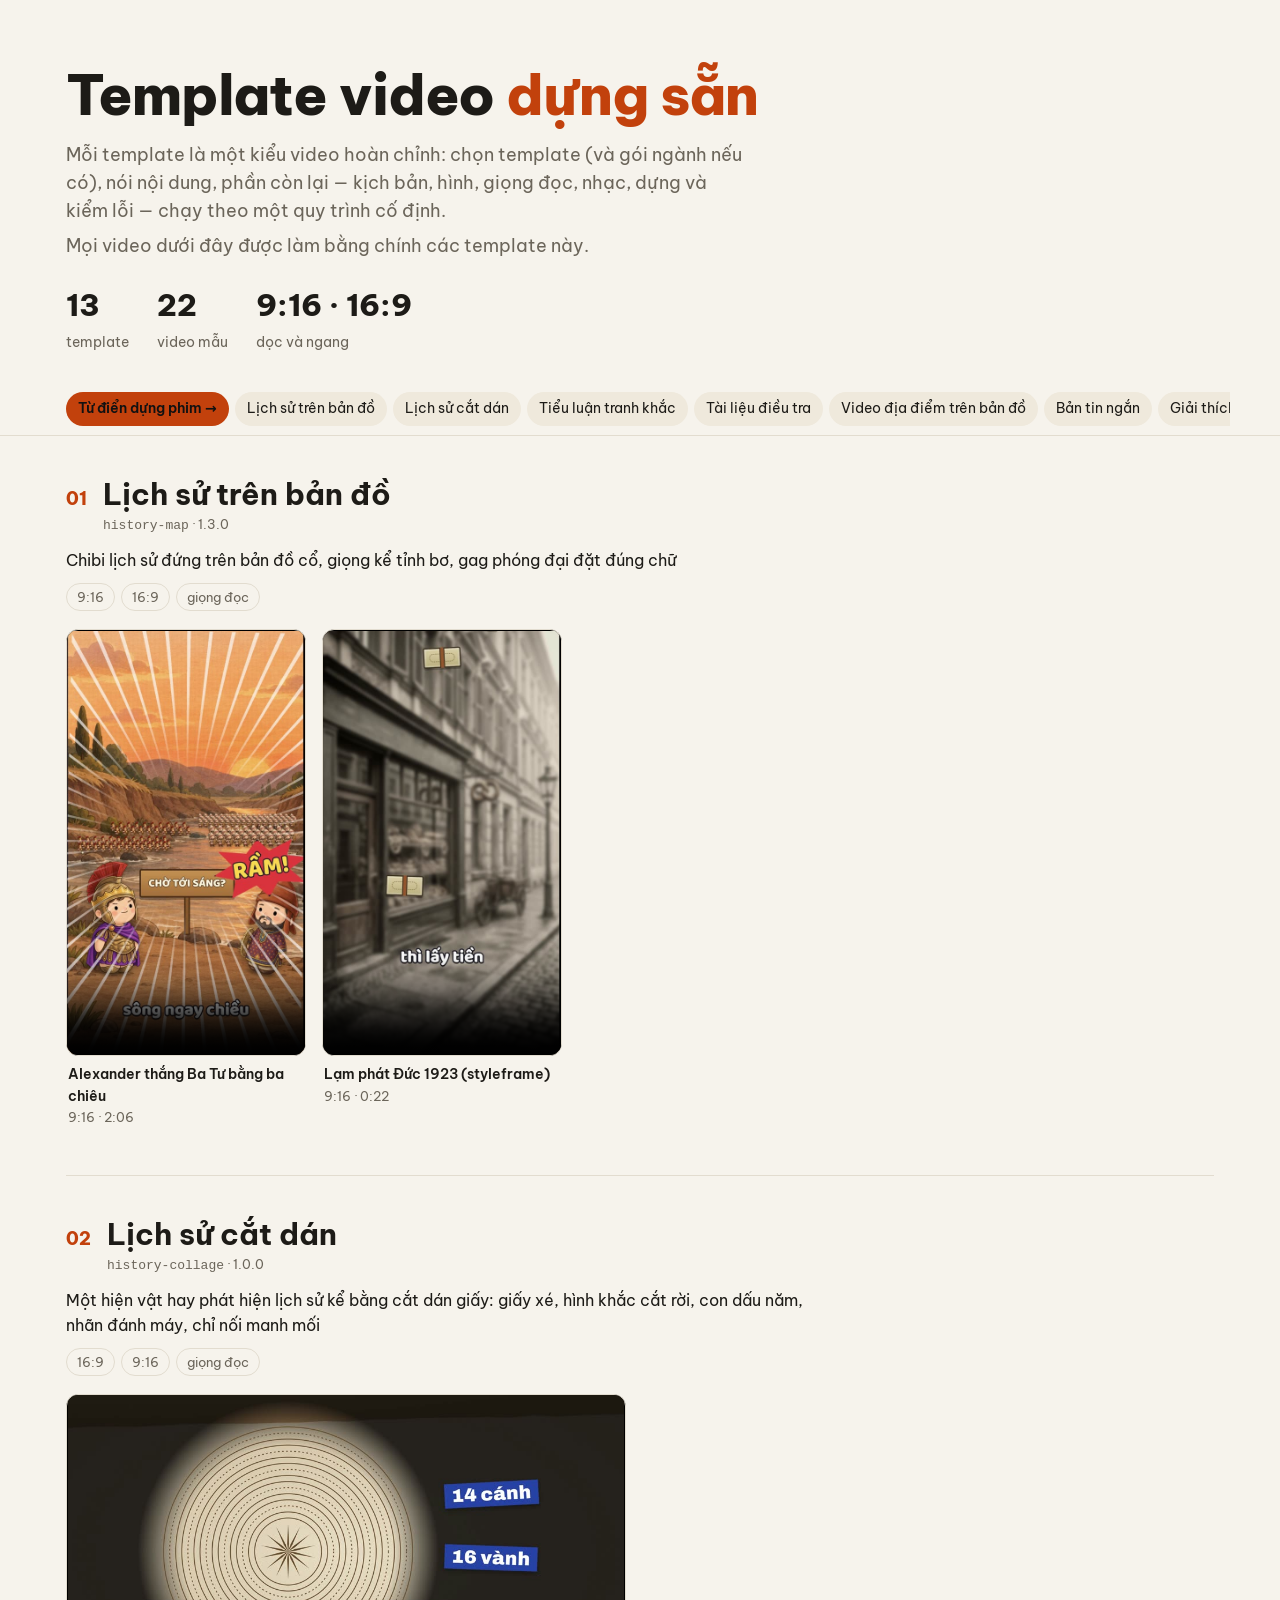
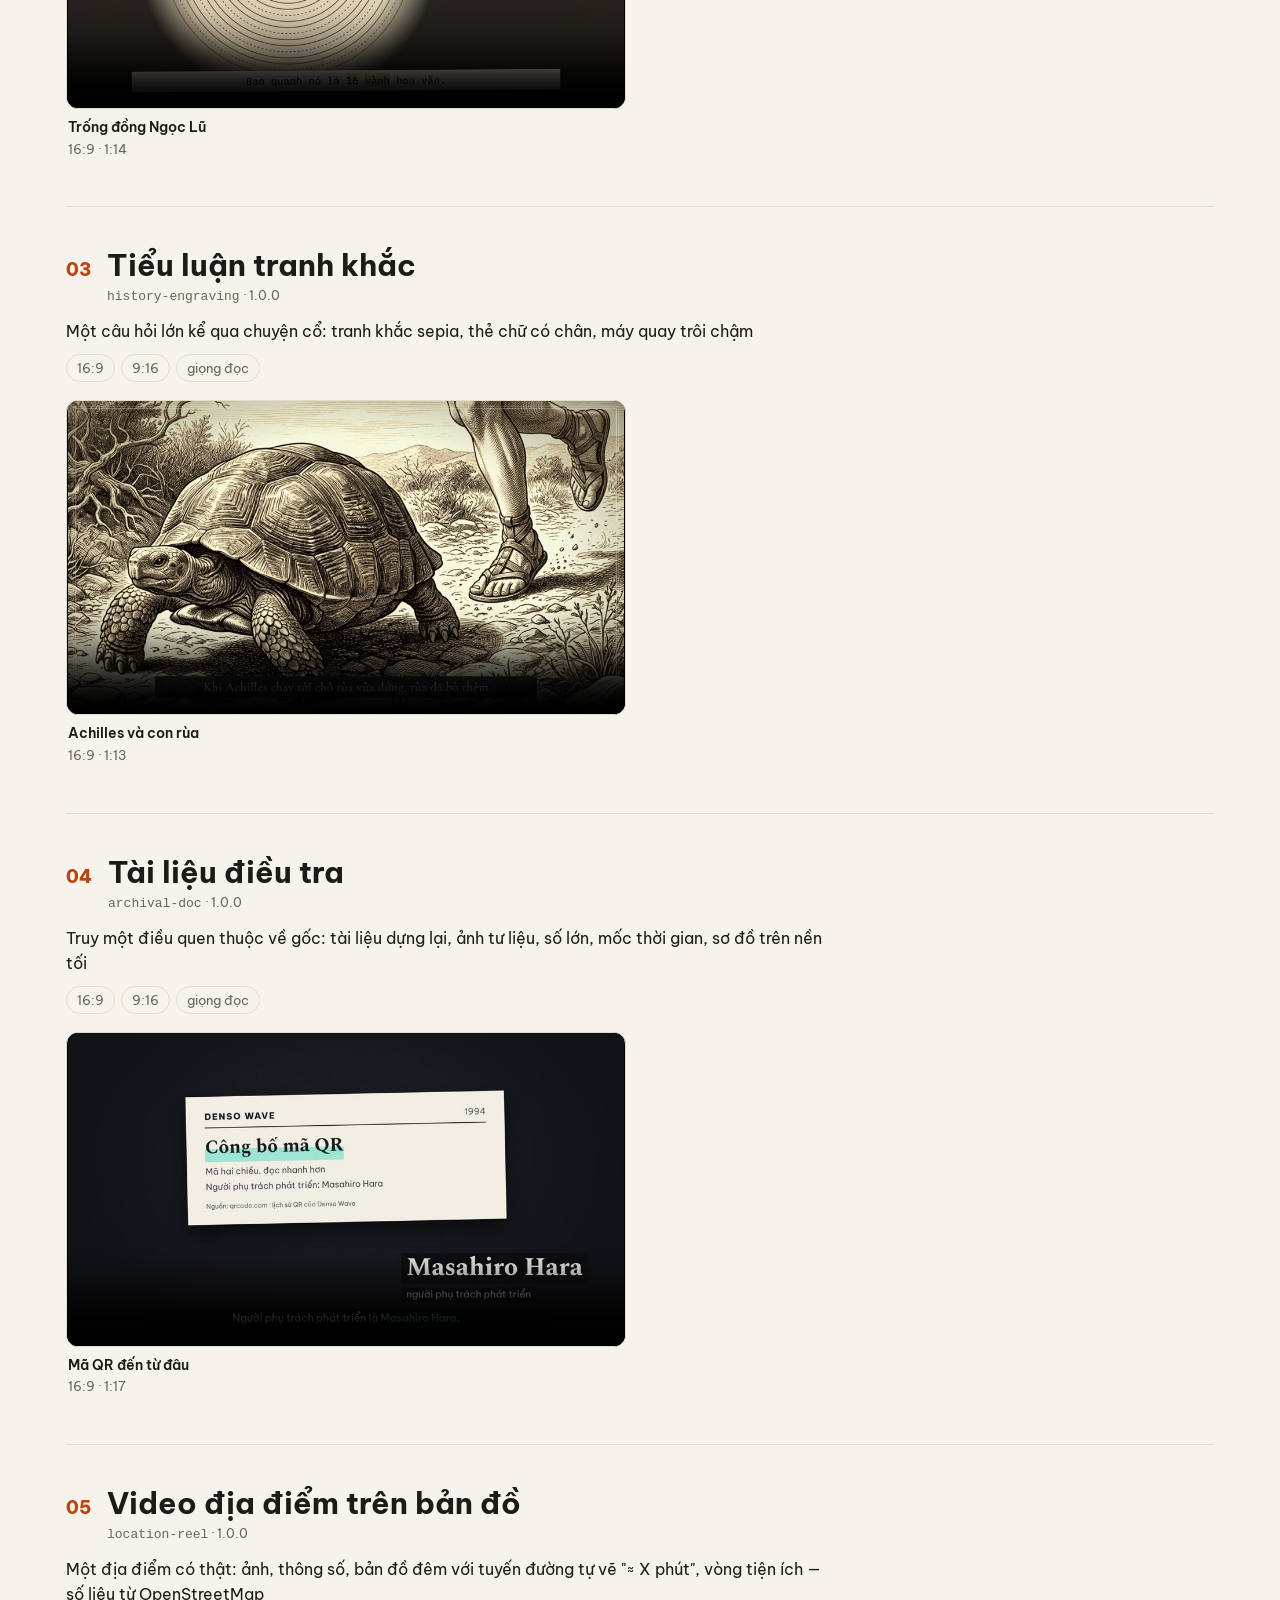
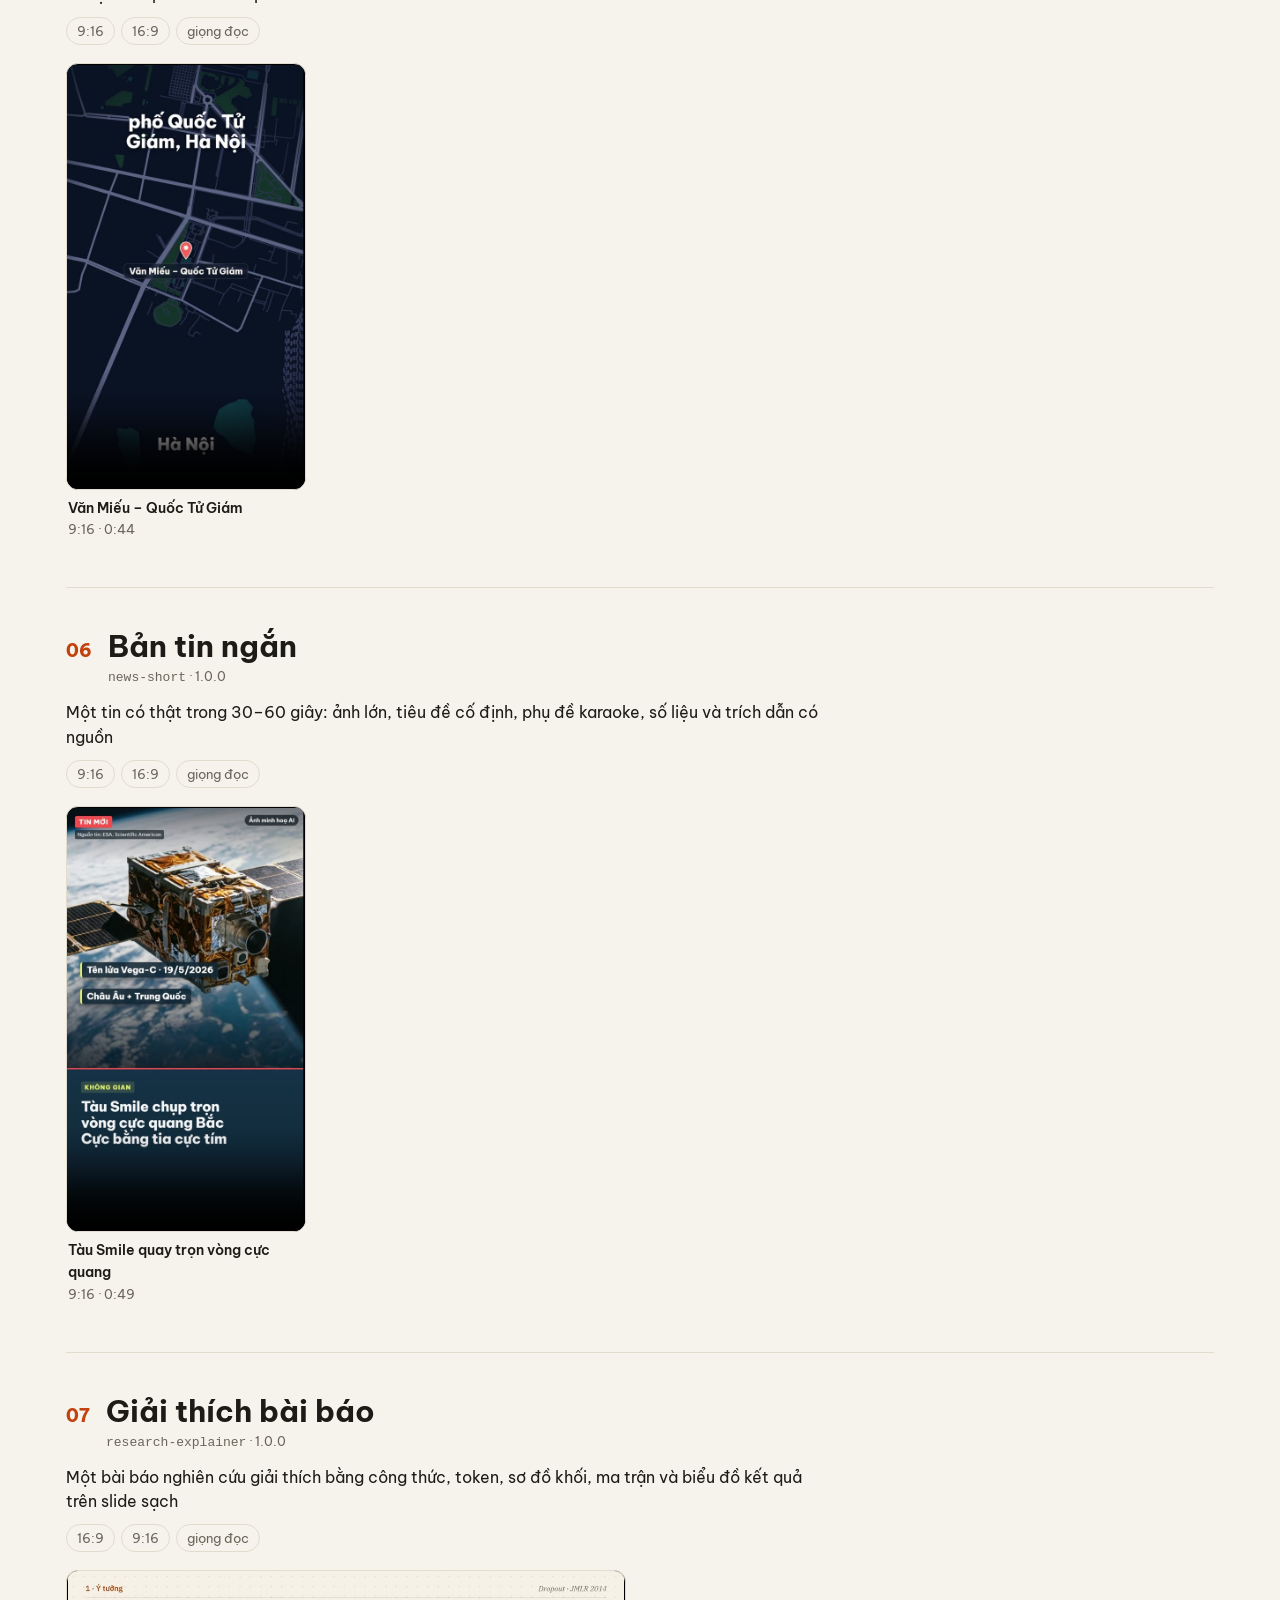
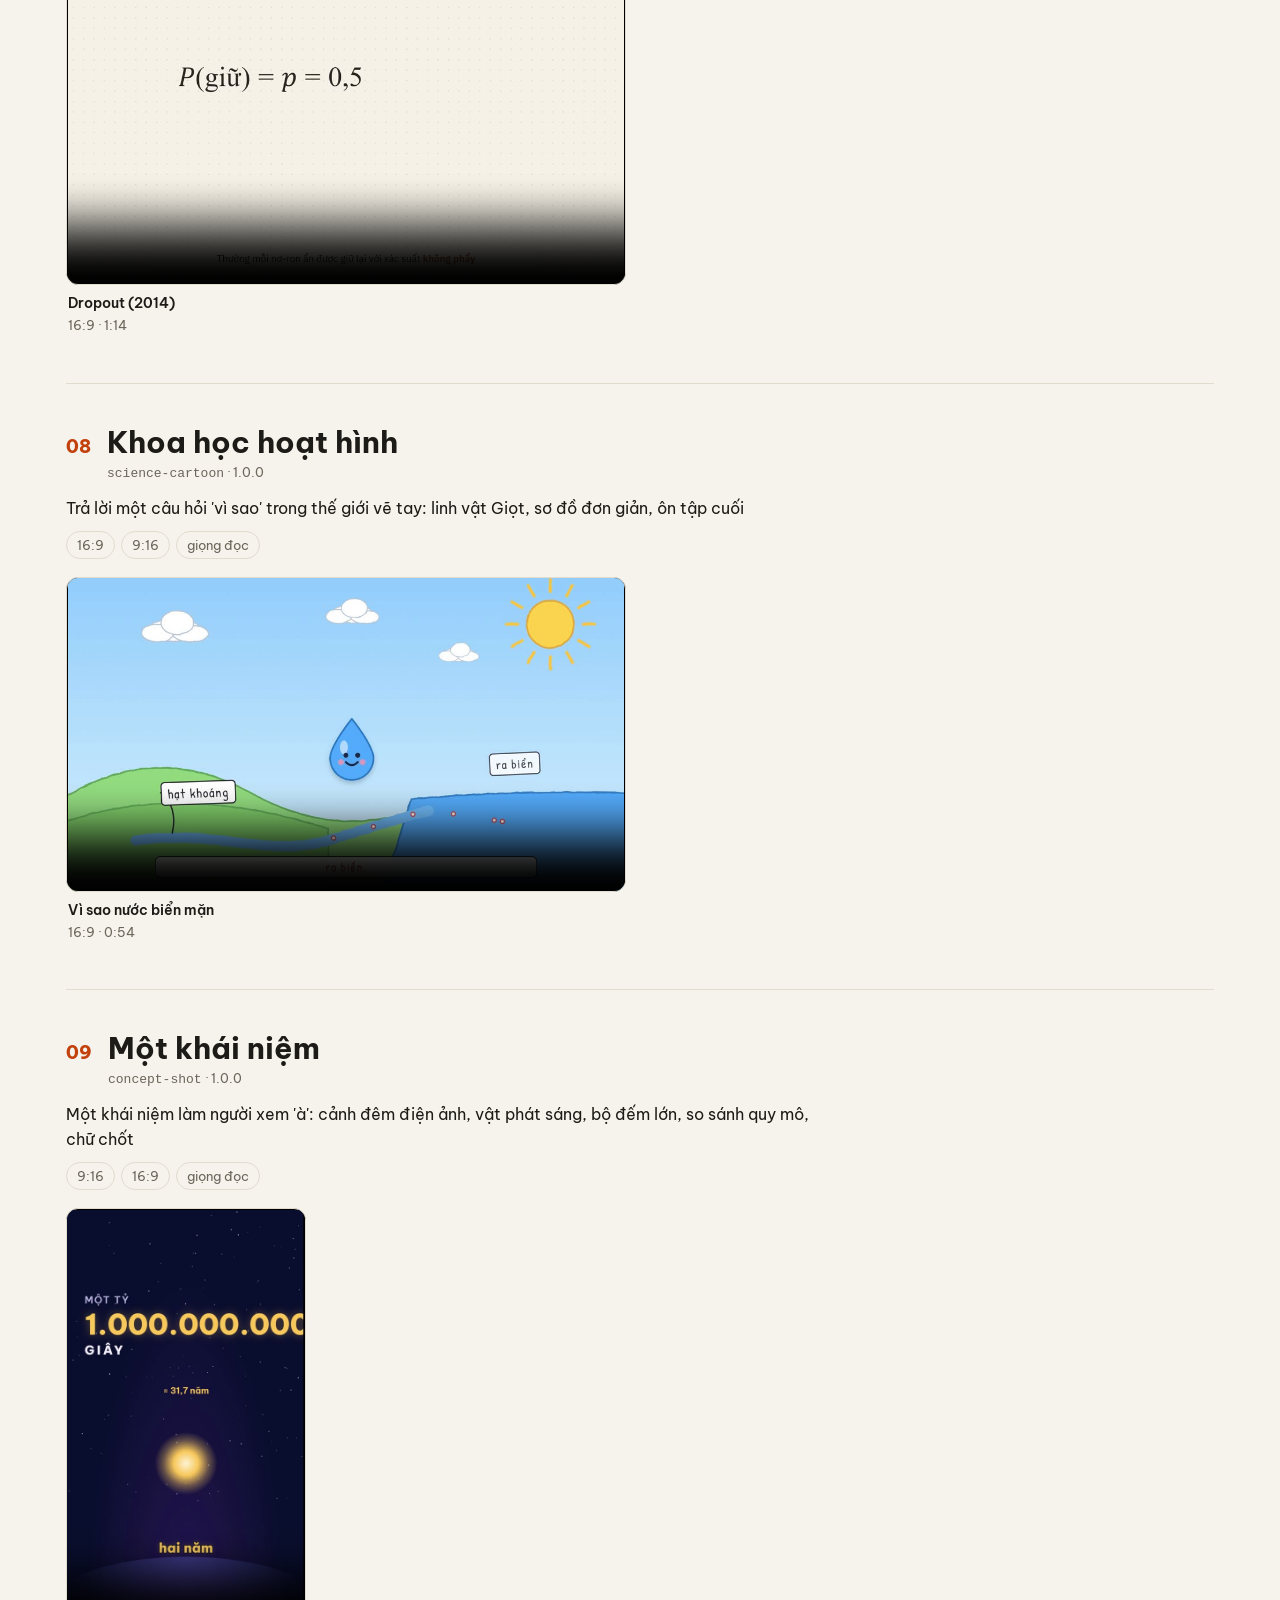
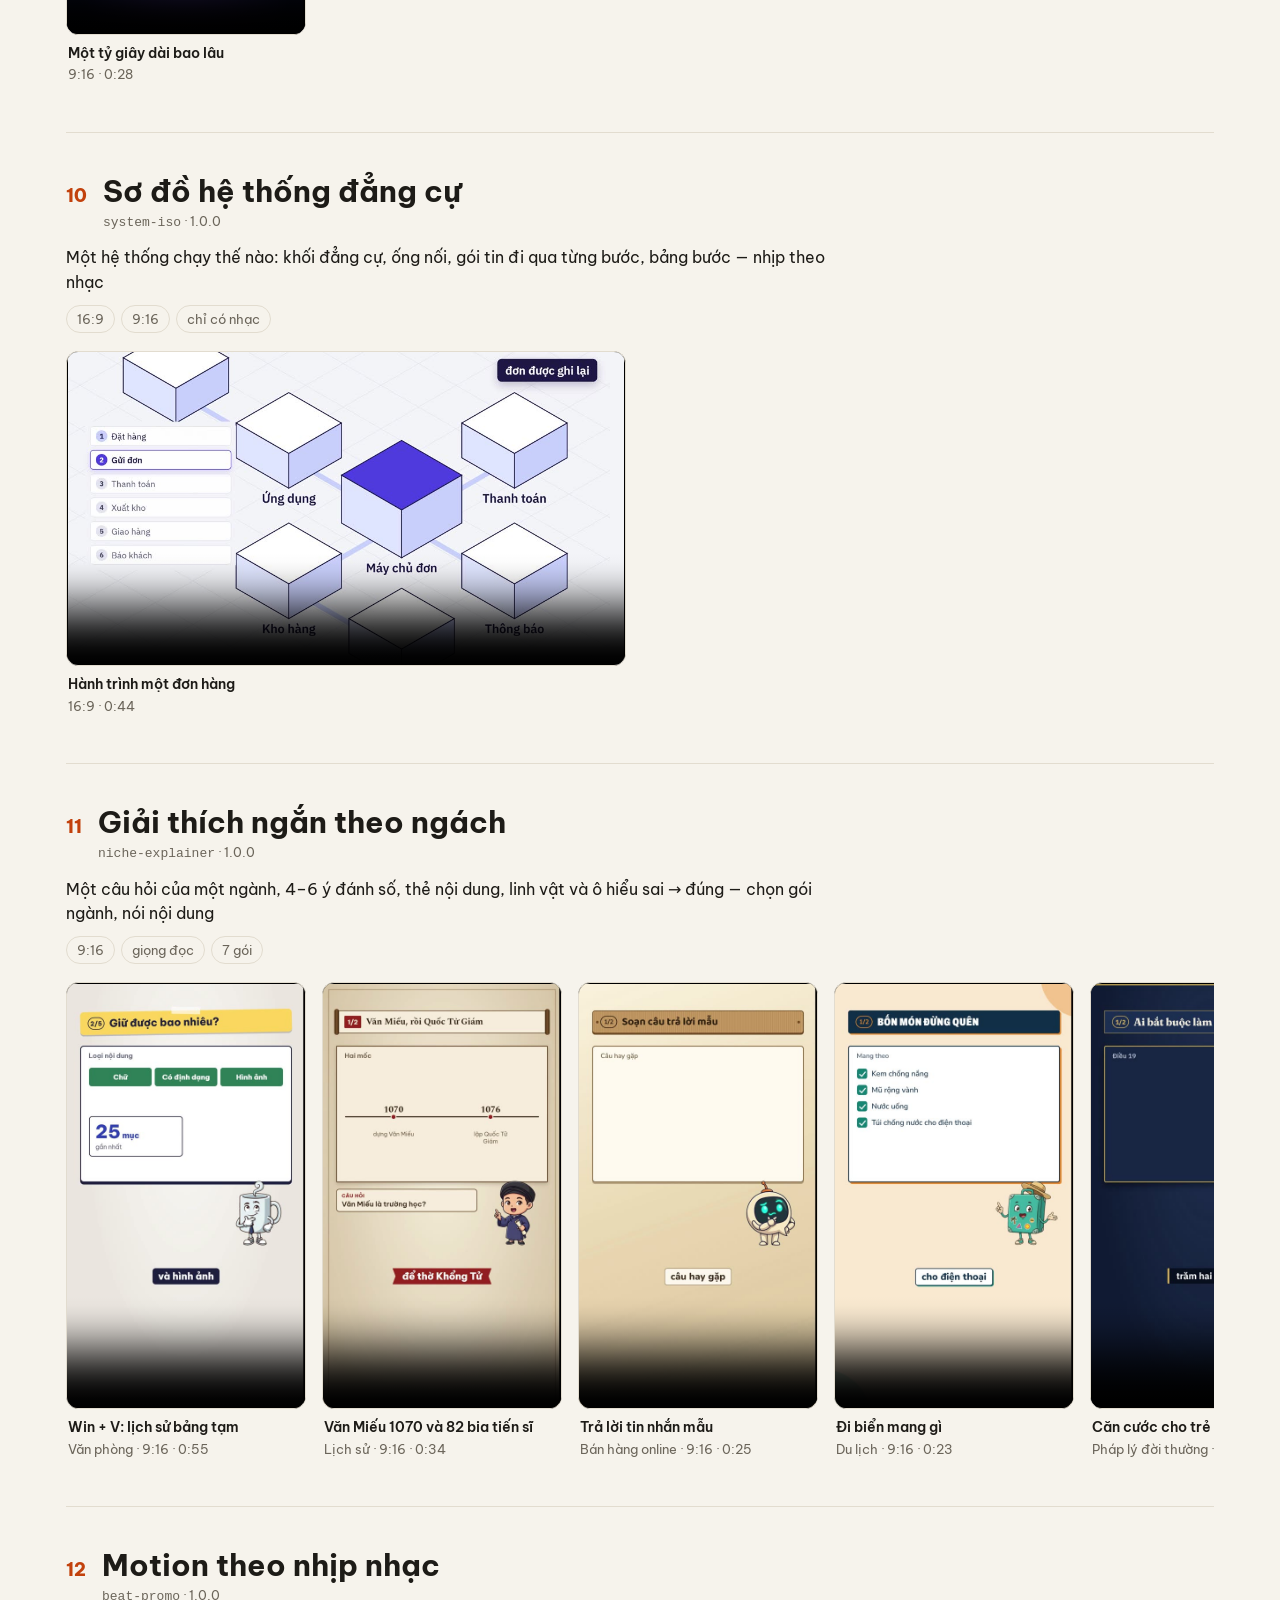
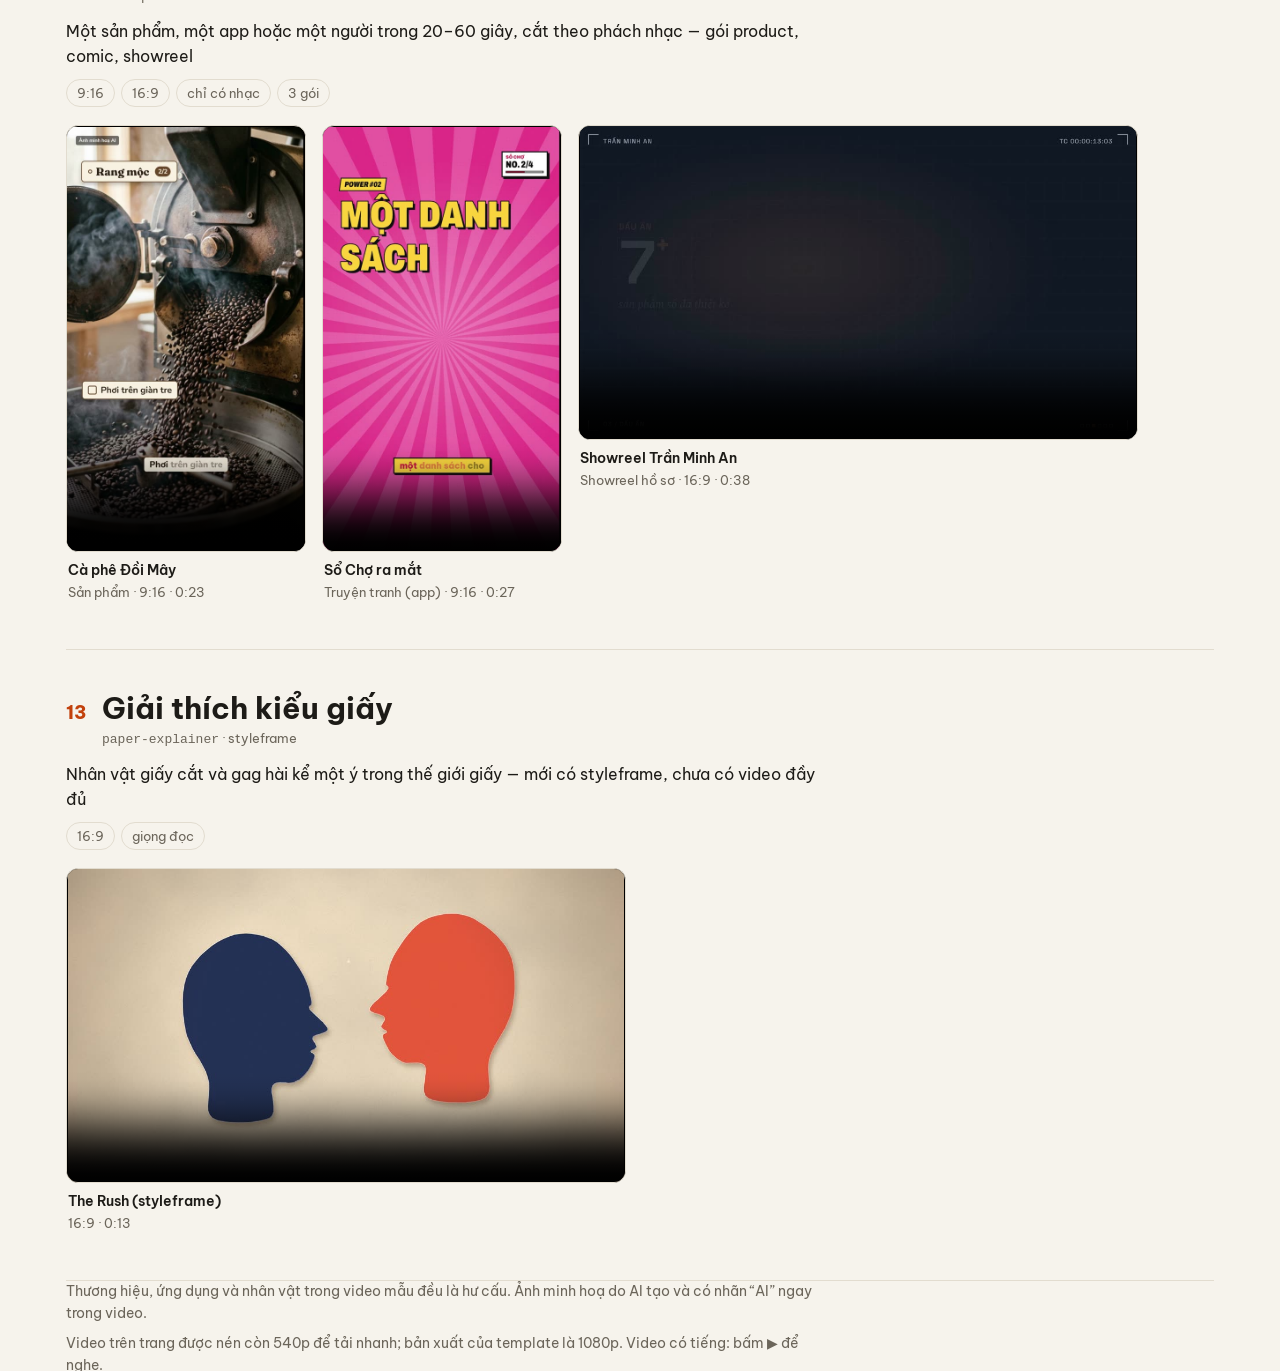
<file: index.html>
<!doctype html>
<html lang="vi">
<head>
<meta charset="utf-8">
<meta name="viewport" content="width=device-width, initial-scale=1">
<title>Template video mẫu</title>
<meta name="description" content="Các template video dựng sẵn của studio, mỗi template kèm video mẫu.">
<link rel="preconnect" href="https://fonts.googleapis.com">
<link rel="preconnect" href="https://fonts.gstatic.com" crossorigin>
<link href="https://fonts.googleapis.com/css2?family=Be+Vietnam+Pro:wght@400;600;800&display=swap" rel="stylesheet">
<style>
:root {
  --bg: #F6F3EC; --surface: #FFFFFF; --ink: #1D1B17; --muted: #6B655A; --line: #E2DCCF; --accent: #C2410C; --chip: #EFE9DC;
}
@media (prefers-color-scheme: dark) {
  :root:not([data-theme="light"]) { --bg: #141311; --surface: #1E1C19; --ink: #F1ECE2; --muted: #A39C8F; --line: #34302A; --accent: #F28C4B; --chip: #2A2722; }
}
:root[data-theme="dark"] { --bg: #141311; --surface: #1E1C19; --ink: #F1ECE2; --muted: #A39C8F; --line: #34302A; --accent: #F28C4B; --chip: #2A2722; }
* { box-sizing: border-box; }
body { margin: 0; background: var(--bg); color: var(--ink); font: 16px/1.55 "Be Vietnam Pro", system-ui, sans-serif; }
.wrap { max-width: 1180px; margin: 0 auto; padding: 0 16px; }
.hero { padding-top: 64px; padding-bottom: 28px; }
.hero h1 { font-size: clamp(32px, 6vw, 56px); line-height: 1.12; margin: 0 0 14px; font-weight: 800; letter-spacing: -0.02em; }
.hero h1 em { font-style: normal; color: var(--accent); }
.hero p { max-width: 680px; color: var(--muted); margin: 0 0 8px; font-size: 18px; }
.stats { display: flex; gap: 28px; margin: 22px 0 0; flex-wrap: wrap; }
.stats div b { display: block; font-size: 30px; font-weight: 800; }
.stats div span { color: var(--muted); font-size: 14px; }
nav { position: sticky; top: 0; z-index: 2; background: var(--bg); border-bottom: 1px solid var(--line); }
nav .wrap { display: flex; gap: 6px; overflow-x: auto; padding-top: 10px; padding-bottom: 10px; scrollbar-width: thin; }
nav a { flex: none; text-decoration: none; color: var(--ink); background: var(--chip); padding: 6px 12px; border-radius: 999px; font-size: 14px; }
nav a:hover { color: var(--accent); }
nav a.hot { background: var(--accent); color: #111; font-weight: 600; }
nav a.hot:hover { color: #111; filter: brightness(1.08); }
.tpl { padding: 40px 0 36px; border-bottom: 1px solid var(--line); scroll-margin-top: 60px; }
.tpl header { display: flex; gap: 16px; align-items: baseline; }
.num { font-weight: 800; color: var(--accent); font-size: 18px; }
.tpl h2 { margin: 0; font-size: clamp(22px, 3.4vw, 30px); line-height: 1.2; }
.id { margin: 2px 0 0; color: var(--muted); font-size: 13px; }
.id code { font-family: ui-monospace, Consolas, monospace; }
.pitch { max-width: 760px; margin: 12px 0 10px; }
.tags { list-style: none; padding: 0; margin: 0 0 18px; display: flex; gap: 6px; flex-wrap: wrap; }
.tags li { font-size: 13px; padding: 3px 10px; border: 1px solid var(--line); border-radius: 999px; color: var(--muted); }
.strip { display: flex; gap: 16px; overflow-x: auto; padding-bottom: 10px; align-items: flex-start; scroll-snap-type: x proximity; }
.clip { margin: 0; flex: none; scroll-snap-align: start; }
.clip video { display: block; width: 100%; border-radius: 12px; background: #000; border: 1px solid var(--line); }
.v916 { width: 240px; } .v916 video { aspect-ratio: 9 / 16; }
.v169 { width: 560px; } .v169 video { aspect-ratio: 16 / 9; }
figcaption { padding: 8px 2px 0; font-size: 14px; }
figcaption b { display: block; font-weight: 600; }
figcaption span { color: var(--muted); font-size: 13px; }
footer { padding-top: 36px; padding-bottom: 56px; color: var(--muted); font-size: 14px; }
footer p { max-width: 760px; margin: 0 0 8px; }
@media (max-width: 640px) {
  .hero { padding-top: 40px; }
  .v916 { width: 62vw; } .v169 { width: calc(100vw - 32px); }
}
</style>
</head>
<body>
<div class="wrap hero">
  <h1>Template video <em>dựng sẵn</em></h1>
  <p>Mỗi template là một kiểu video hoàn chỉnh: chọn template (và gói ngành nếu có), nói nội dung, phần còn lại — kịch bản, hình, giọng đọc, nhạc, dựng và kiểm lỗi — chạy theo một quy trình cố định.</p>
  <p>Mọi video dưới đây được làm bằng chính các template này.</p>
  <div class="stats"><div><b>13</b><span>template</span></div><div><b>22</b><span>video mẫu</span></div><div><b>9:16 · 16:9</b><span>dọc và ngang</span></div></div>
</div>
<nav><div class="wrap"><a class="hot" href="edit-gallery/">Từ điển dựng phim →</a><a href="#history-map">Lịch sử trên bản đồ</a><a href="#history-collage">Lịch sử cắt dán</a><a href="#history-engraving">Tiểu luận tranh khắc</a><a href="#archival-doc">Tài liệu điều tra</a><a href="#location-reel">Video địa điểm trên bản đồ</a><a href="#news-short">Bản tin ngắn</a><a href="#research-explainer">Giải thích bài báo</a><a href="#science-cartoon">Khoa học hoạt hình</a><a href="#concept-shot">Một khái niệm</a><a href="#system-iso">Sơ đồ hệ thống đẳng cự</a><a href="#niche-explainer">Giải thích ngắn theo ngách</a><a href="#beat-promo">Motion theo nhịp nhạc</a><a href="#paper-explainer">Giải thích kiểu giấy</a></div></nav>
<main class="wrap"><section class="tpl" id="history-map"><header><span class="num">01</span><div><h2>Lịch sử trên bản đồ</h2><p class="id"><code>history-map</code> · 1.3.0</p></div></header><p class="pitch">Chibi lịch sử đứng trên bản đồ cổ, giọng kể tỉnh bơ, gag phóng đại đặt đúng chữ</p><ul class="tags"><li>9:16</li><li>16:9</li><li>giọng đọc</li></ul><div class="strip"><figure class="clip v916"><video controls preload="none" playsinline poster="posters/alexander.jpg" src="videos/alexander.mp4"></video><figcaption><b>Alexander thắng Ba Tư bằng ba chiêu</b><span>9:16 · 2:06</span></figcaption></figure><figure class="clip v916"><video controls preload="none" playsinline poster="posters/duc-1923.jpg" src="videos/duc-1923.mp4"></video><figcaption><b>Lạm phát Đức 1923 (styleframe)</b><span>9:16 · 0:22</span></figcaption></figure></div></section><section class="tpl" id="history-collage"><header><span class="num">02</span><div><h2>Lịch sử cắt dán</h2><p class="id"><code>history-collage</code> · 1.0.0</p></div></header><p class="pitch">Một hiện vật hay phát hiện lịch sử kể bằng cắt dán giấy: giấy xé, hình khắc cắt rời, con dấu năm, nhãn đánh máy, chỉ nối manh mối</p><ul class="tags"><li>16:9</li><li>9:16</li><li>giọng đọc</li></ul><div class="strip"><figure class="clip v169"><video controls preload="none" playsinline poster="posters/trong-dong.jpg" src="videos/trong-dong.mp4"></video><figcaption><b>Trống đồng Ngọc Lũ</b><span>16:9 · 1:14</span></figcaption></figure></div></section><section class="tpl" id="history-engraving"><header><span class="num">03</span><div><h2>Tiểu luận tranh khắc</h2><p class="id"><code>history-engraving</code> · 1.0.0</p></div></header><p class="pitch">Một câu hỏi lớn kể qua chuyện cổ: tranh khắc sepia, thẻ chữ có chân, máy quay trôi chậm</p><ul class="tags"><li>16:9</li><li>9:16</li><li>giọng đọc</li></ul><div class="strip"><figure class="clip v169"><video controls preload="none" playsinline poster="posters/achilles.jpg" src="videos/achilles.mp4"></video><figcaption><b>Achilles và con rùa</b><span>16:9 · 1:13</span></figcaption></figure></div></section><section class="tpl" id="archival-doc"><header><span class="num">04</span><div><h2>Tài liệu điều tra</h2><p class="id"><code>archival-doc</code> · 1.0.0</p></div></header><p class="pitch">Truy một điều quen thuộc về gốc: tài liệu dựng lại, ảnh tư liệu, số lớn, mốc thời gian, sơ đồ trên nền tối</p><ul class="tags"><li>16:9</li><li>9:16</li><li>giọng đọc</li></ul><div class="strip"><figure class="clip v169"><video controls preload="none" playsinline poster="posters/ma-qr.jpg" src="videos/ma-qr.mp4"></video><figcaption><b>Mã QR đến từ đâu</b><span>16:9 · 1:17</span></figcaption></figure></div></section><section class="tpl" id="location-reel"><header><span class="num">05</span><div><h2>Video địa điểm trên bản đồ</h2><p class="id"><code>location-reel</code> · 1.0.0</p></div></header><p class="pitch">Một địa điểm có thật: ảnh, thông số, bản đồ đêm với tuyến đường tự vẽ &quot;≈ X phút&quot;, vòng tiện ích — số liệu từ OpenStreetMap</p><ul class="tags"><li>9:16</li><li>16:9</li><li>giọng đọc</li></ul><div class="strip"><figure class="clip v916"><video controls preload="none" playsinline poster="posters/van-mieu.jpg" src="videos/van-mieu.mp4"></video><figcaption><b>Văn Miếu – Quốc Tử Giám</b><span>9:16 · 0:44</span></figcaption></figure></div></section><section class="tpl" id="news-short"><header><span class="num">06</span><div><h2>Bản tin ngắn</h2><p class="id"><code>news-short</code> · 1.0.0</p></div></header><p class="pitch">Một tin có thật trong 30–60 giây: ảnh lớn, tiêu đề cố định, phụ đề karaoke, số liệu và trích dẫn có nguồn</p><ul class="tags"><li>9:16</li><li>16:9</li><li>giọng đọc</li></ul><div class="strip"><figure class="clip v916"><video controls preload="none" playsinline poster="posters/smile.jpg" src="videos/smile.mp4"></video><figcaption><b>Tàu Smile quay trọn vòng cực quang</b><span>9:16 · 0:49</span></figcaption></figure></div></section><section class="tpl" id="research-explainer"><header><span class="num">07</span><div><h2>Giải thích bài báo</h2><p class="id"><code>research-explainer</code> · 1.0.0</p></div></header><p class="pitch">Một bài báo nghiên cứu giải thích bằng công thức, token, sơ đồ khối, ma trận và biểu đồ kết quả trên slide sạch</p><ul class="tags"><li>16:9</li><li>9:16</li><li>giọng đọc</li></ul><div class="strip"><figure class="clip v169"><video controls preload="none" playsinline poster="posters/dropout.jpg" src="videos/dropout.mp4"></video><figcaption><b>Dropout (2014)</b><span>16:9 · 1:14</span></figcaption></figure></div></section><section class="tpl" id="science-cartoon"><header><span class="num">08</span><div><h2>Khoa học hoạt hình</h2><p class="id"><code>science-cartoon</code> · 1.0.0</p></div></header><p class="pitch">Trả lời một câu hỏi &#x27;vì sao&#x27; trong thế giới vẽ tay: linh vật Giọt, sơ đồ đơn giản, ôn tập cuối</p><ul class="tags"><li>16:9</li><li>9:16</li><li>giọng đọc</li></ul><div class="strip"><figure class="clip v169"><video controls preload="none" playsinline poster="posters/bien-man.jpg" src="videos/bien-man.mp4"></video><figcaption><b>Vì sao nước biển mặn</b><span>16:9 · 0:54</span></figcaption></figure></div></section><section class="tpl" id="concept-shot"><header><span class="num">09</span><div><h2>Một khái niệm</h2><p class="id"><code>concept-shot</code> · 1.0.0</p></div></header><p class="pitch">Một khái niệm làm người xem &#x27;à&#x27;: cảnh đêm điện ảnh, vật phát sáng, bộ đếm lớn, so sánh quy mô, chữ chốt</p><ul class="tags"><li>9:16</li><li>16:9</li><li>giọng đọc</li></ul><div class="strip"><figure class="clip v916"><video controls preload="none" playsinline poster="posters/mot-ty-giay.jpg" src="videos/mot-ty-giay.mp4"></video><figcaption><b>Một tỷ giây dài bao lâu</b><span>9:16 · 0:28</span></figcaption></figure></div></section><section class="tpl" id="system-iso"><header><span class="num">10</span><div><h2>Sơ đồ hệ thống đẳng cự</h2><p class="id"><code>system-iso</code> · 1.0.0</p></div></header><p class="pitch">Một hệ thống chạy thế nào: khối đẳng cự, ống nối, gói tin đi qua từng bước, bảng bước — nhịp theo nhạc</p><ul class="tags"><li>16:9</li><li>9:16</li><li>chỉ có nhạc</li></ul><div class="strip"><figure class="clip v169"><video controls preload="none" playsinline poster="posters/don-hang.jpg" src="videos/don-hang.mp4"></video><figcaption><b>Hành trình một đơn hàng</b><span>16:9 · 0:44</span></figcaption></figure></div></section><section class="tpl" id="niche-explainer"><header><span class="num">11</span><div><h2>Giải thích ngắn theo ngách</h2><p class="id"><code>niche-explainer</code> · 1.0.0</p></div></header><p class="pitch">Một câu hỏi của một ngành, 4–6 ý đánh số, thẻ nội dung, linh vật và ô hiểu sai → đúng — chọn gói ngành, nói nội dung</p><ul class="tags"><li>9:16</li><li>giọng đọc</li><li>7 gói</li></ul><div class="strip"><figure class="clip v916"><video controls preload="none" playsinline poster="posters/nx-office.jpg" src="videos/nx-office.mp4"></video><figcaption><b>Win + V: lịch sử bảng tạm</b><span>Văn phòng · 9:16 · 0:55</span></figcaption></figure><figure class="clip v916"><video controls preload="none" playsinline poster="posters/nx-history.jpg" src="videos/nx-history.mp4"></video><figcaption><b>Văn Miếu 1070 và 82 bia tiến sĩ</b><span>Lịch sử · 9:16 · 0:34</span></figcaption></figure><figure class="clip v916"><video controls preload="none" playsinline poster="posters/nx-shop.jpg" src="videos/nx-shop.mp4"></video><figcaption><b>Trả lời tin nhắn mẫu</b><span>Bán hàng online · 9:16 · 0:25</span></figcaption></figure><figure class="clip v916"><video controls preload="none" playsinline poster="posters/nx-travel.jpg" src="videos/nx-travel.mp4"></video><figcaption><b>Đi biển mang gì</b><span>Du lịch · 9:16 · 0:23</span></figcaption></figure><figure class="clip v916"><video controls preload="none" playsinline poster="posters/nx-legal.jpg" src="videos/nx-legal.mp4"></video><figcaption><b>Căn cước cho trẻ em</b><span>Pháp lý đời thường · 9:16 · 0:31</span></figcaption></figure><figure class="clip v916"><video controls preload="none" playsinline poster="posters/nx-ecommerce.jpg" src="videos/nx-ecommerce.mp4"></video><figcaption><b>Lãi thật một đơn 150 nghìn</b><span>Kinh doanh online · 9:16 · 0:25</span></figcaption></figure><figure class="clip v916"><video controls preload="none" playsinline poster="posters/nx-english.jpg" src="videos/nx-english.mp4"></video><figcaption><b>Make hay do?</b><span>Học tiếng Anh · 9:16 · 0:24</span></figcaption></figure></div></section><section class="tpl" id="beat-promo"><header><span class="num">12</span><div><h2>Motion theo nhịp nhạc</h2><p class="id"><code>beat-promo</code> · 1.0.0</p></div></header><p class="pitch">Một sản phẩm, một app hoặc một người trong 20–60 giây, cắt theo phách nhạc — gói product, comic, showreel</p><ul class="tags"><li>9:16</li><li>16:9</li><li>chỉ có nhạc</li><li>3 gói</li></ul><div class="strip"><figure class="clip v916"><video controls preload="none" playsinline poster="posters/bp-product.jpg" src="videos/bp-product.mp4"></video><figcaption><b>Cà phê Đồi Mây</b><span>Sản phẩm · 9:16 · 0:23</span></figcaption></figure><figure class="clip v916"><video controls preload="none" playsinline poster="posters/bp-comic.jpg" src="videos/bp-comic.mp4"></video><figcaption><b>Sổ Chợ ra mắt</b><span>Truyện tranh (app) · 9:16 · 0:27</span></figcaption></figure><figure class="clip v169"><video controls preload="none" playsinline poster="posters/bp-showreel.jpg" src="videos/bp-showreel.mp4"></video><figcaption><b>Showreel Trần Minh An</b><span>Showreel hồ sơ · 16:9 · 0:38</span></figcaption></figure></div></section><section class="tpl" id="paper-explainer"><header><span class="num">13</span><div><h2>Giải thích kiểu giấy</h2><p class="id"><code>paper-explainer</code> · styleframe</p></div></header><p class="pitch">Nhân vật giấy cắt và gag hài kể một ý trong thế giới giấy — mới có styleframe, chưa có video đầy đủ</p><ul class="tags"><li>16:9</li><li>giọng đọc</li></ul><div class="strip"><figure class="clip v169"><video controls preload="none" playsinline poster="posters/the-rush.jpg" src="videos/the-rush.mp4"></video><figcaption><b>The Rush (styleframe)</b><span>16:9 · 0:13</span></figcaption></figure></div></section></main>
<footer class="wrap">
  <p>Thương hiệu, ứng dụng và nhân vật trong video mẫu đều là hư cấu. Ảnh minh hoạ do AI tạo và có nhãn “AI” ngay trong video.</p>
  <p>Video trên trang được nén còn 540p để tải nhanh; bản xuất của template là 1080p. Video có tiếng: bấm ▶ để nghe.</p>
</footer>
<script>
// one video at a time
document.addEventListener("play", function (ev) {
  document.querySelectorAll("video").forEach(function (v) { if (v !== ev.target) v.pause(); });
}, true);
</script>
</body>
</html>
</file>
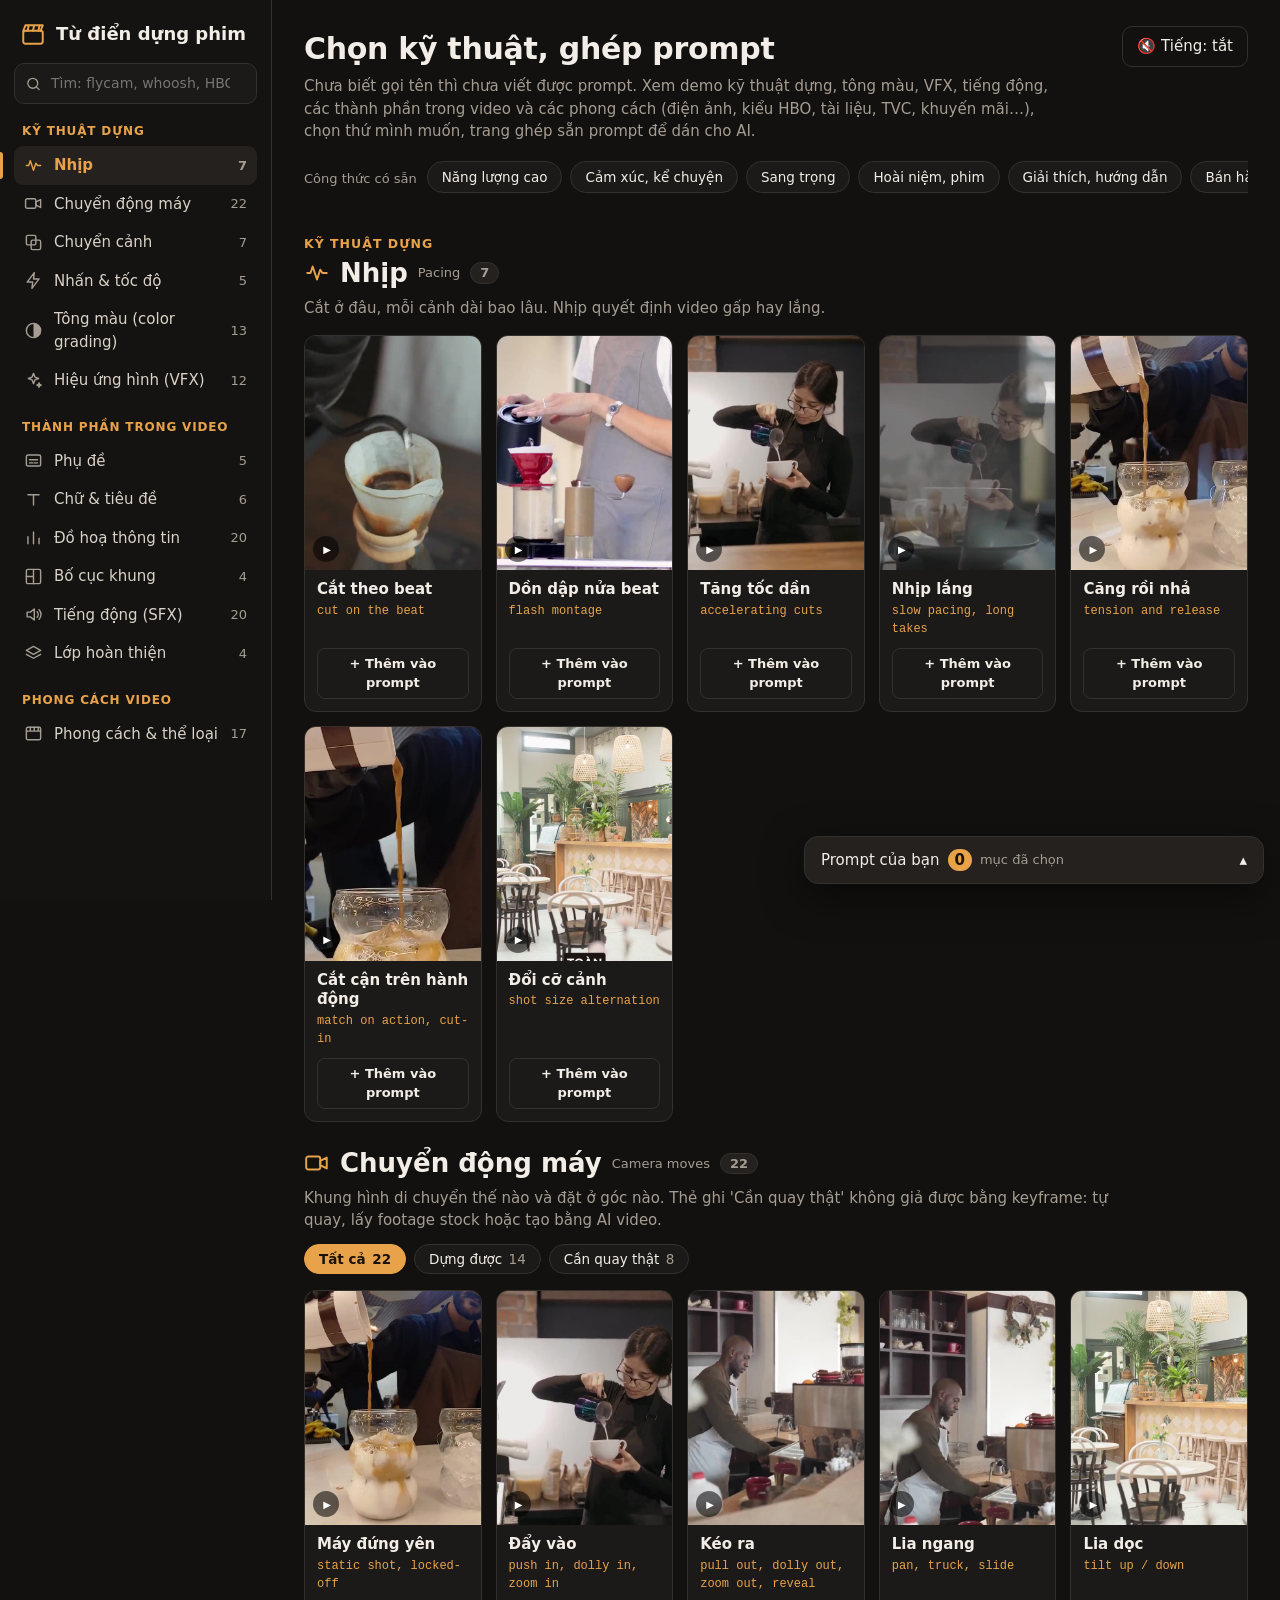
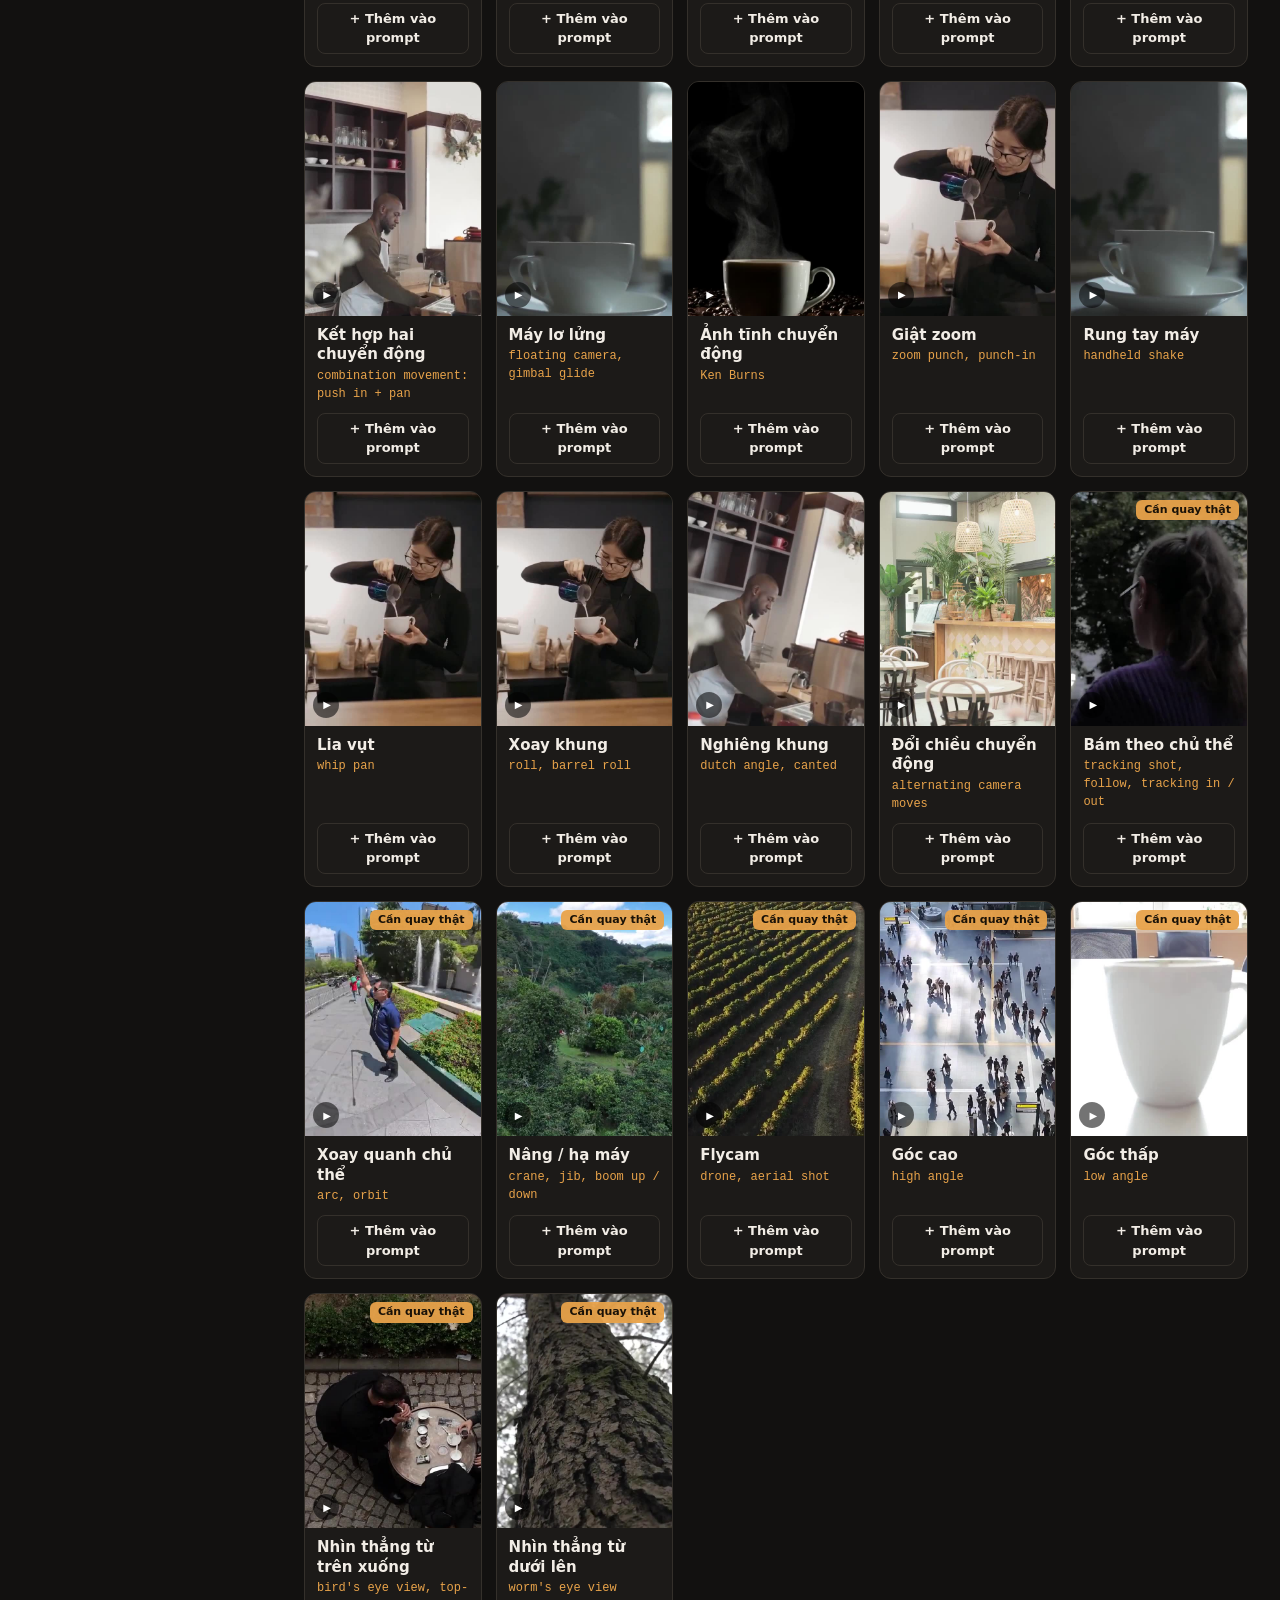
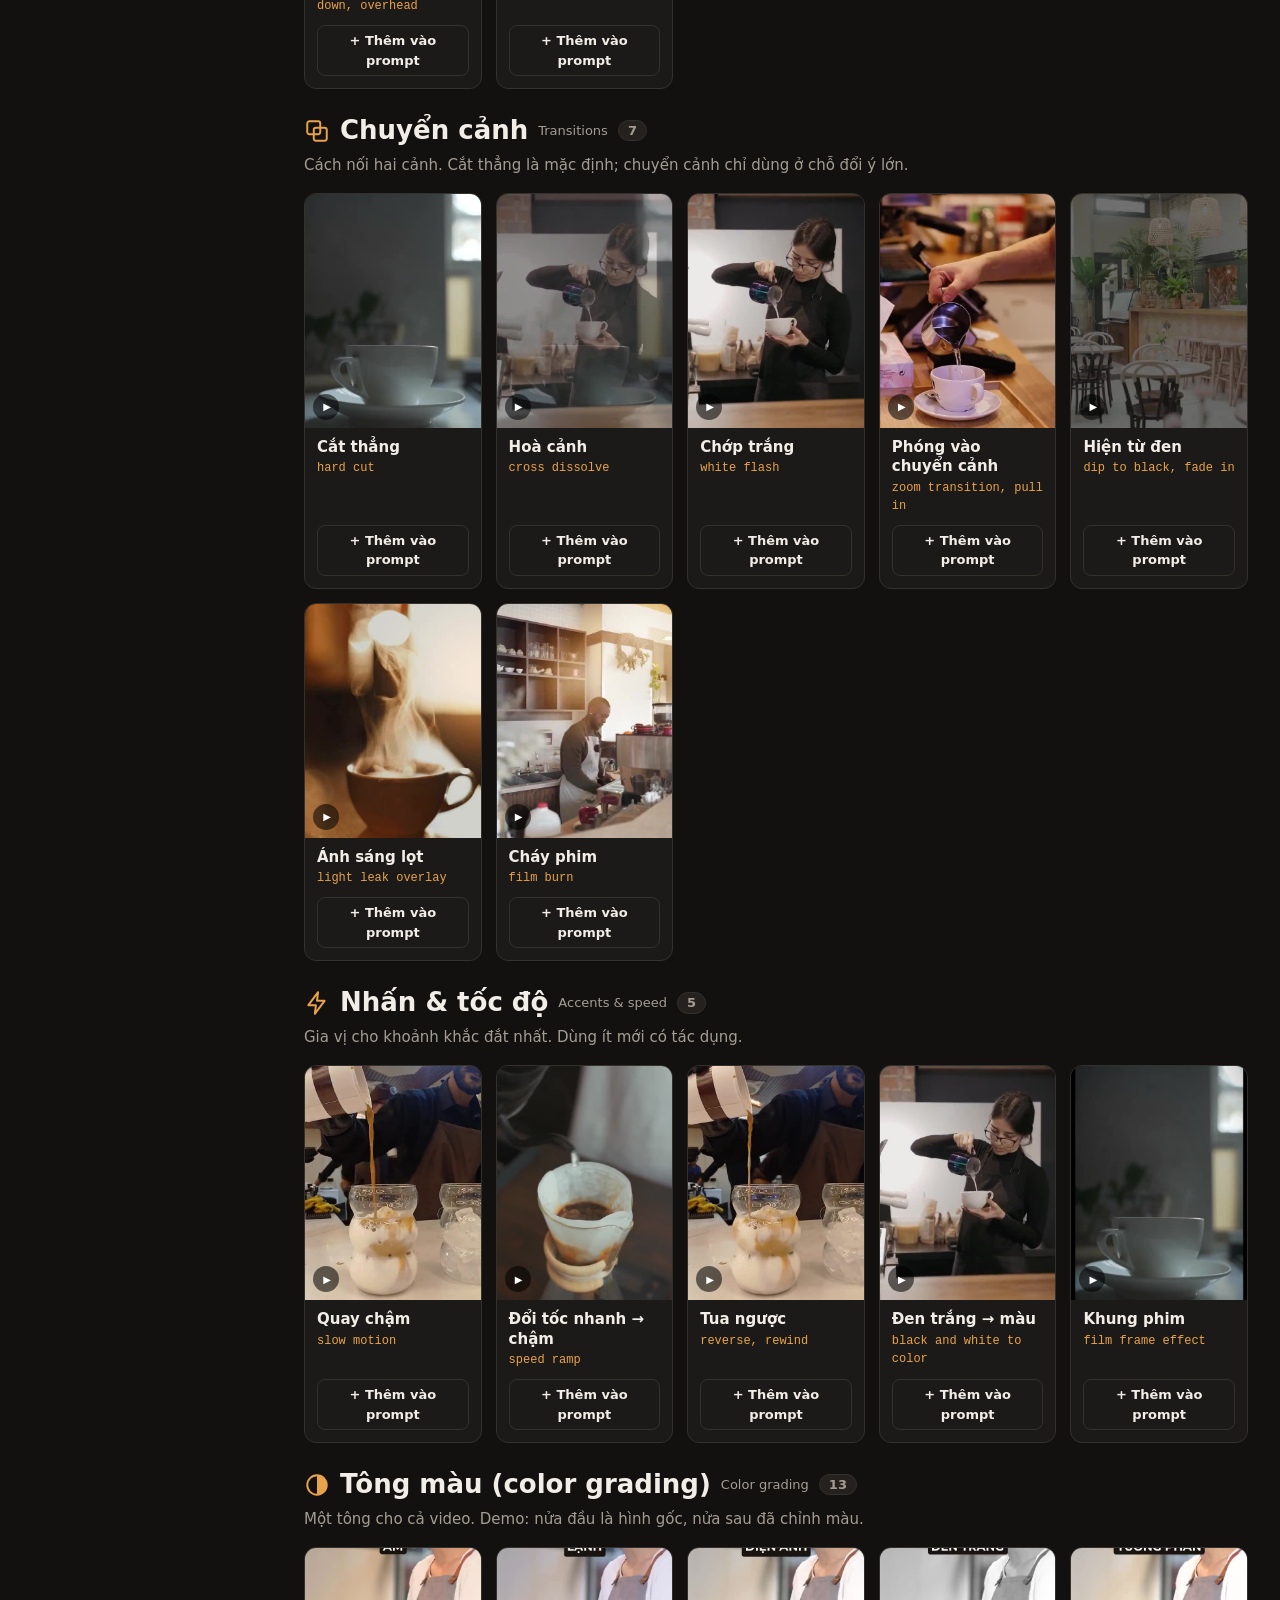
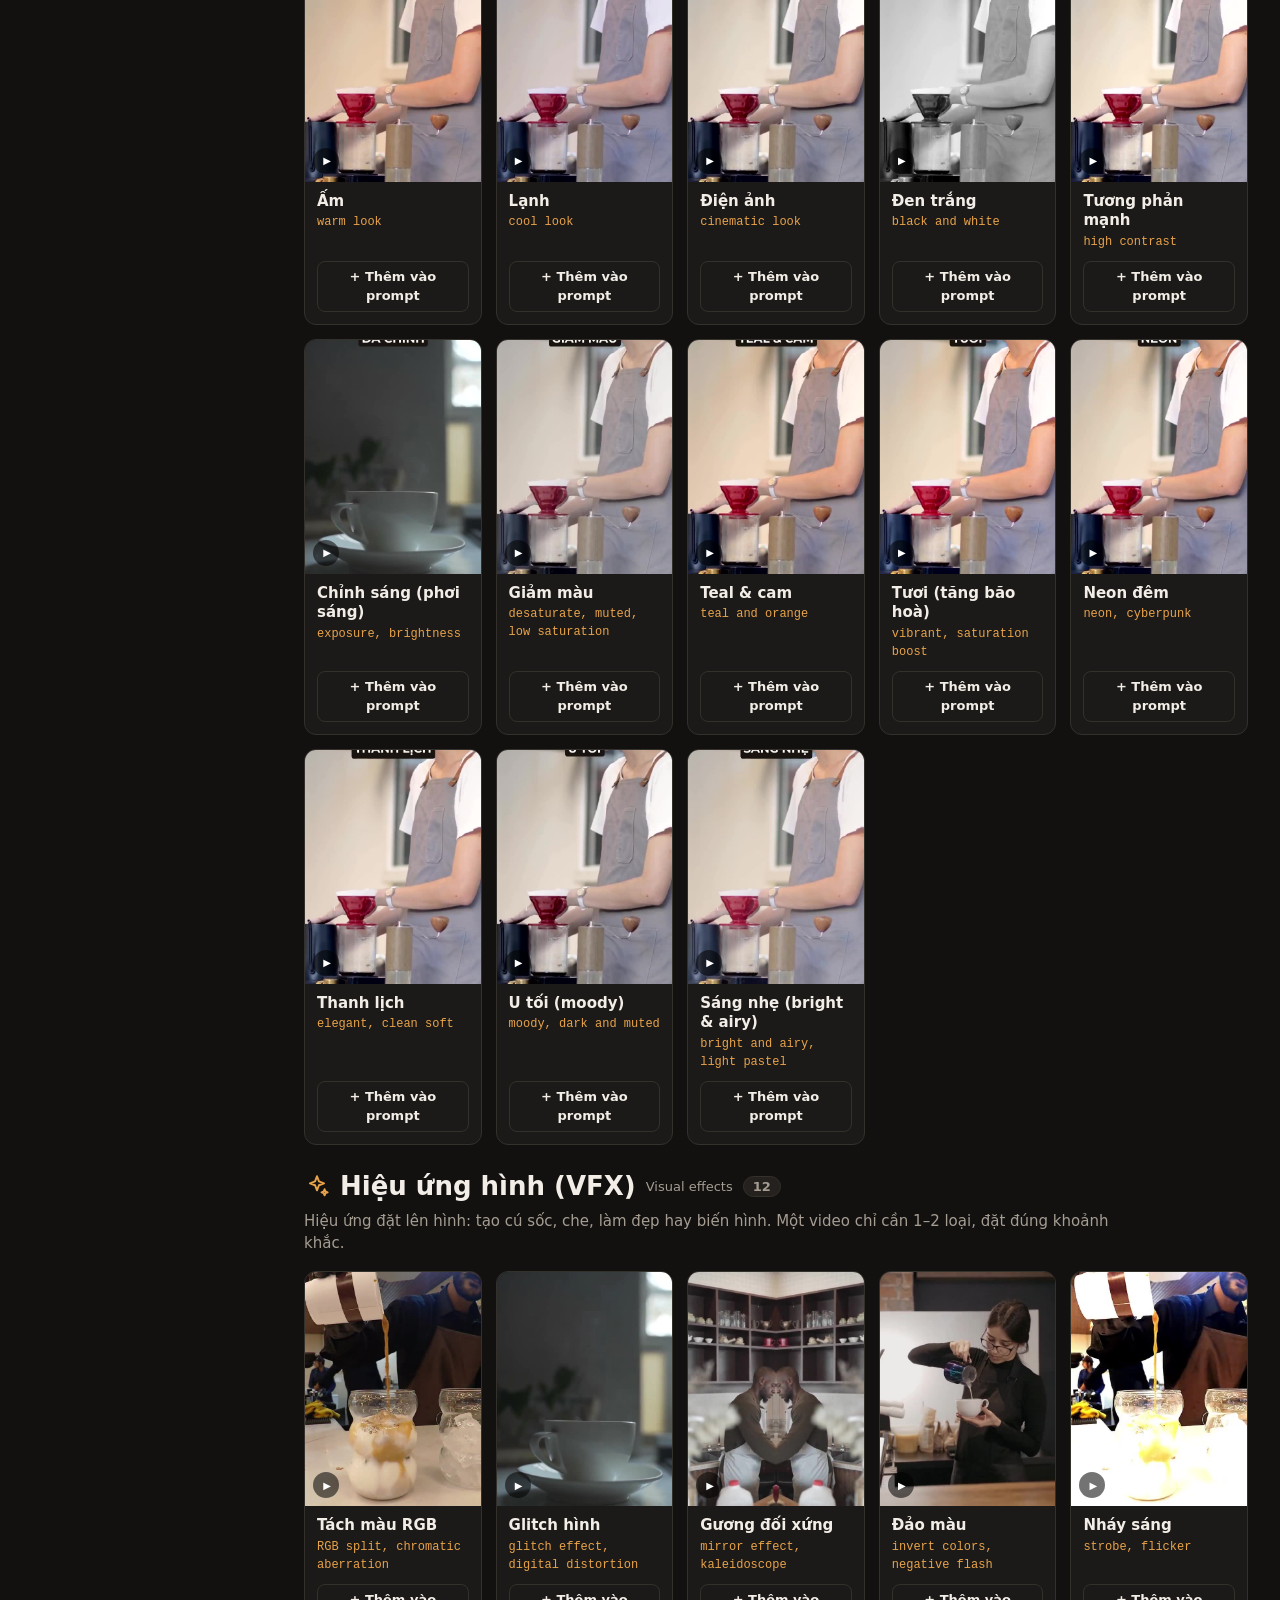
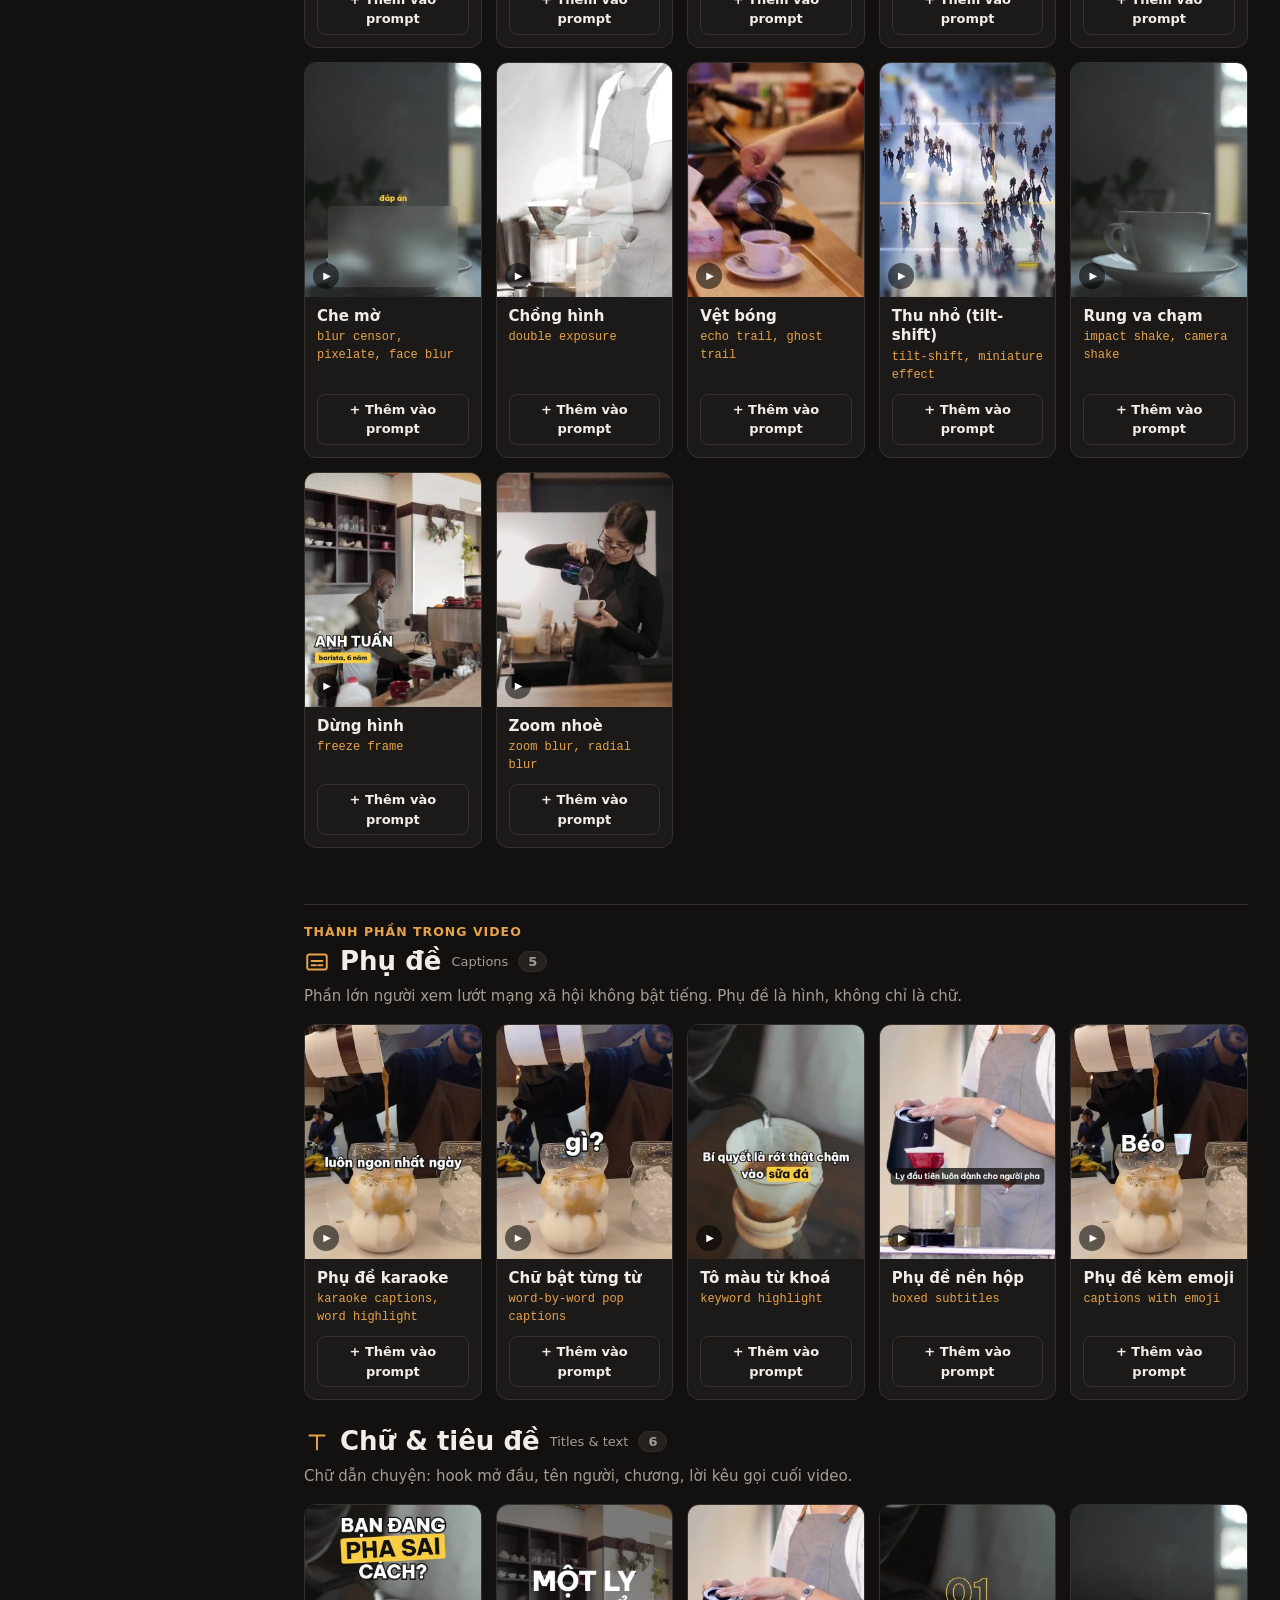
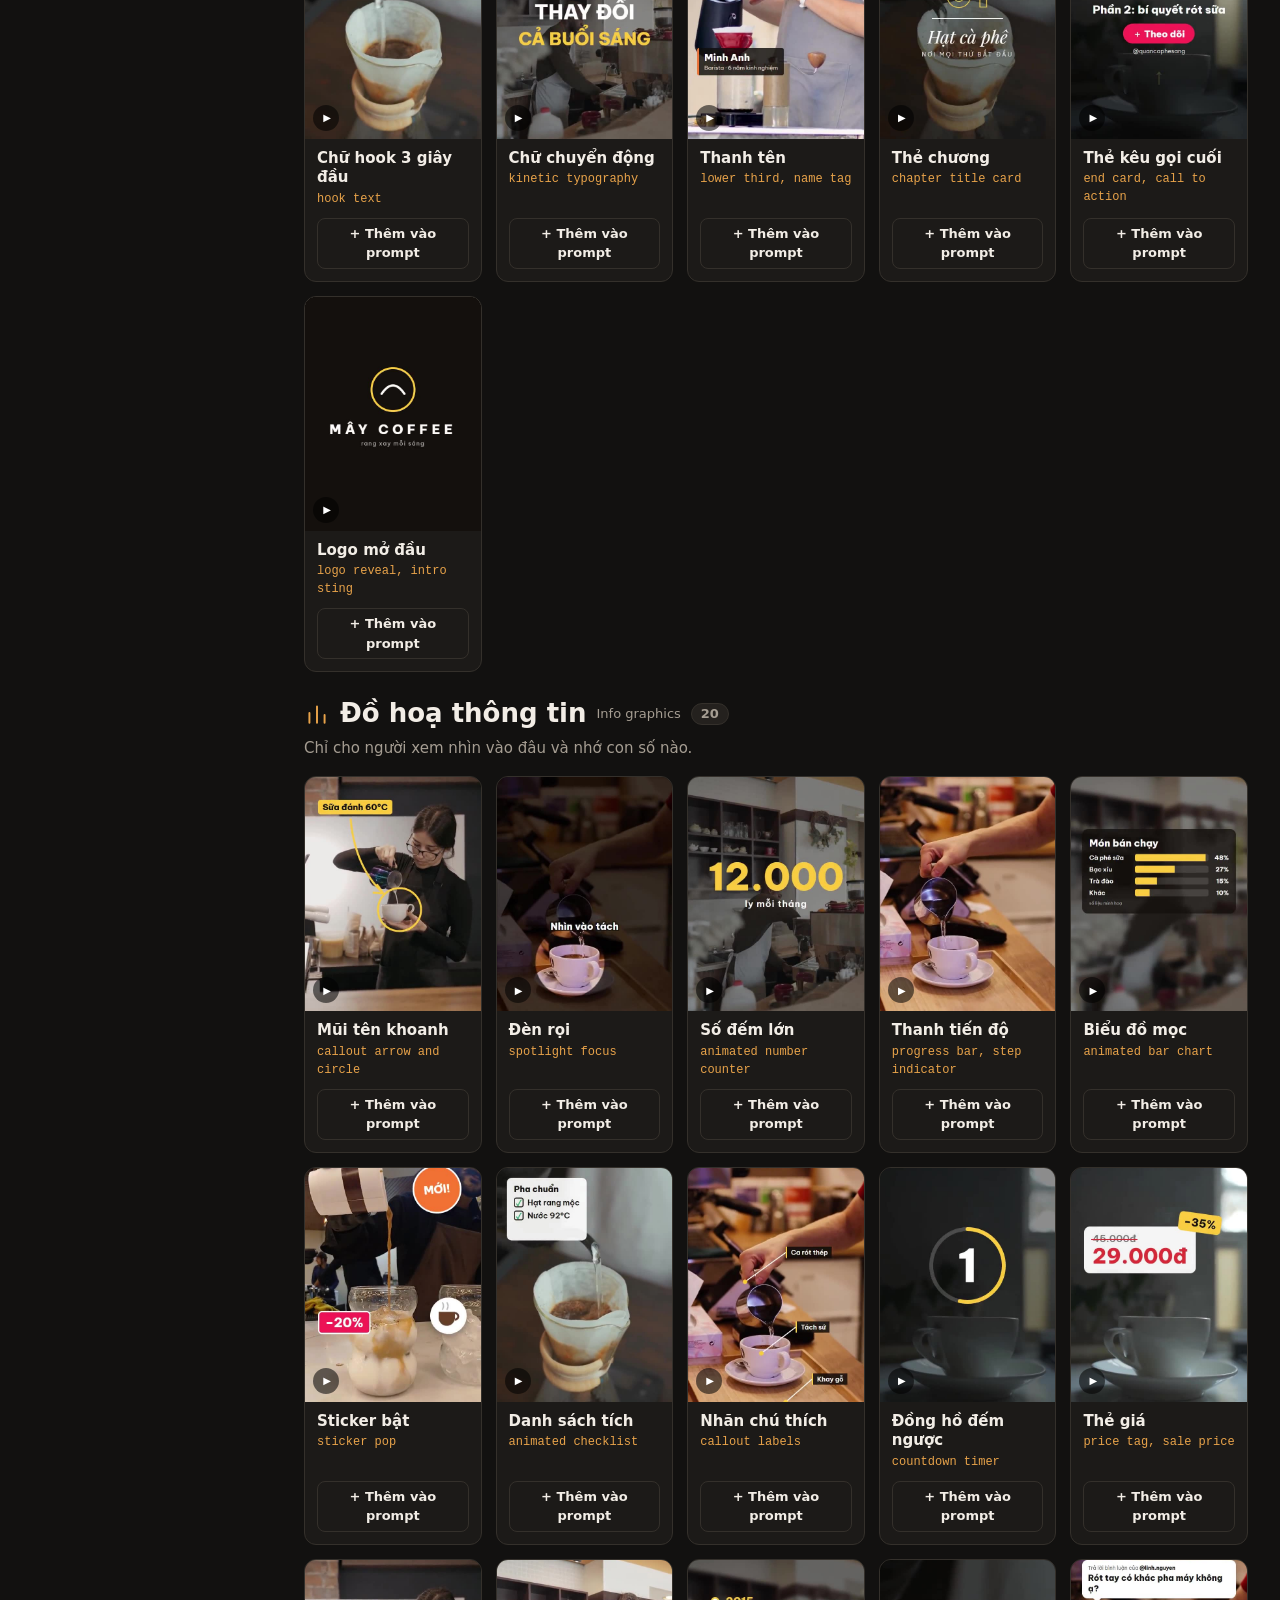
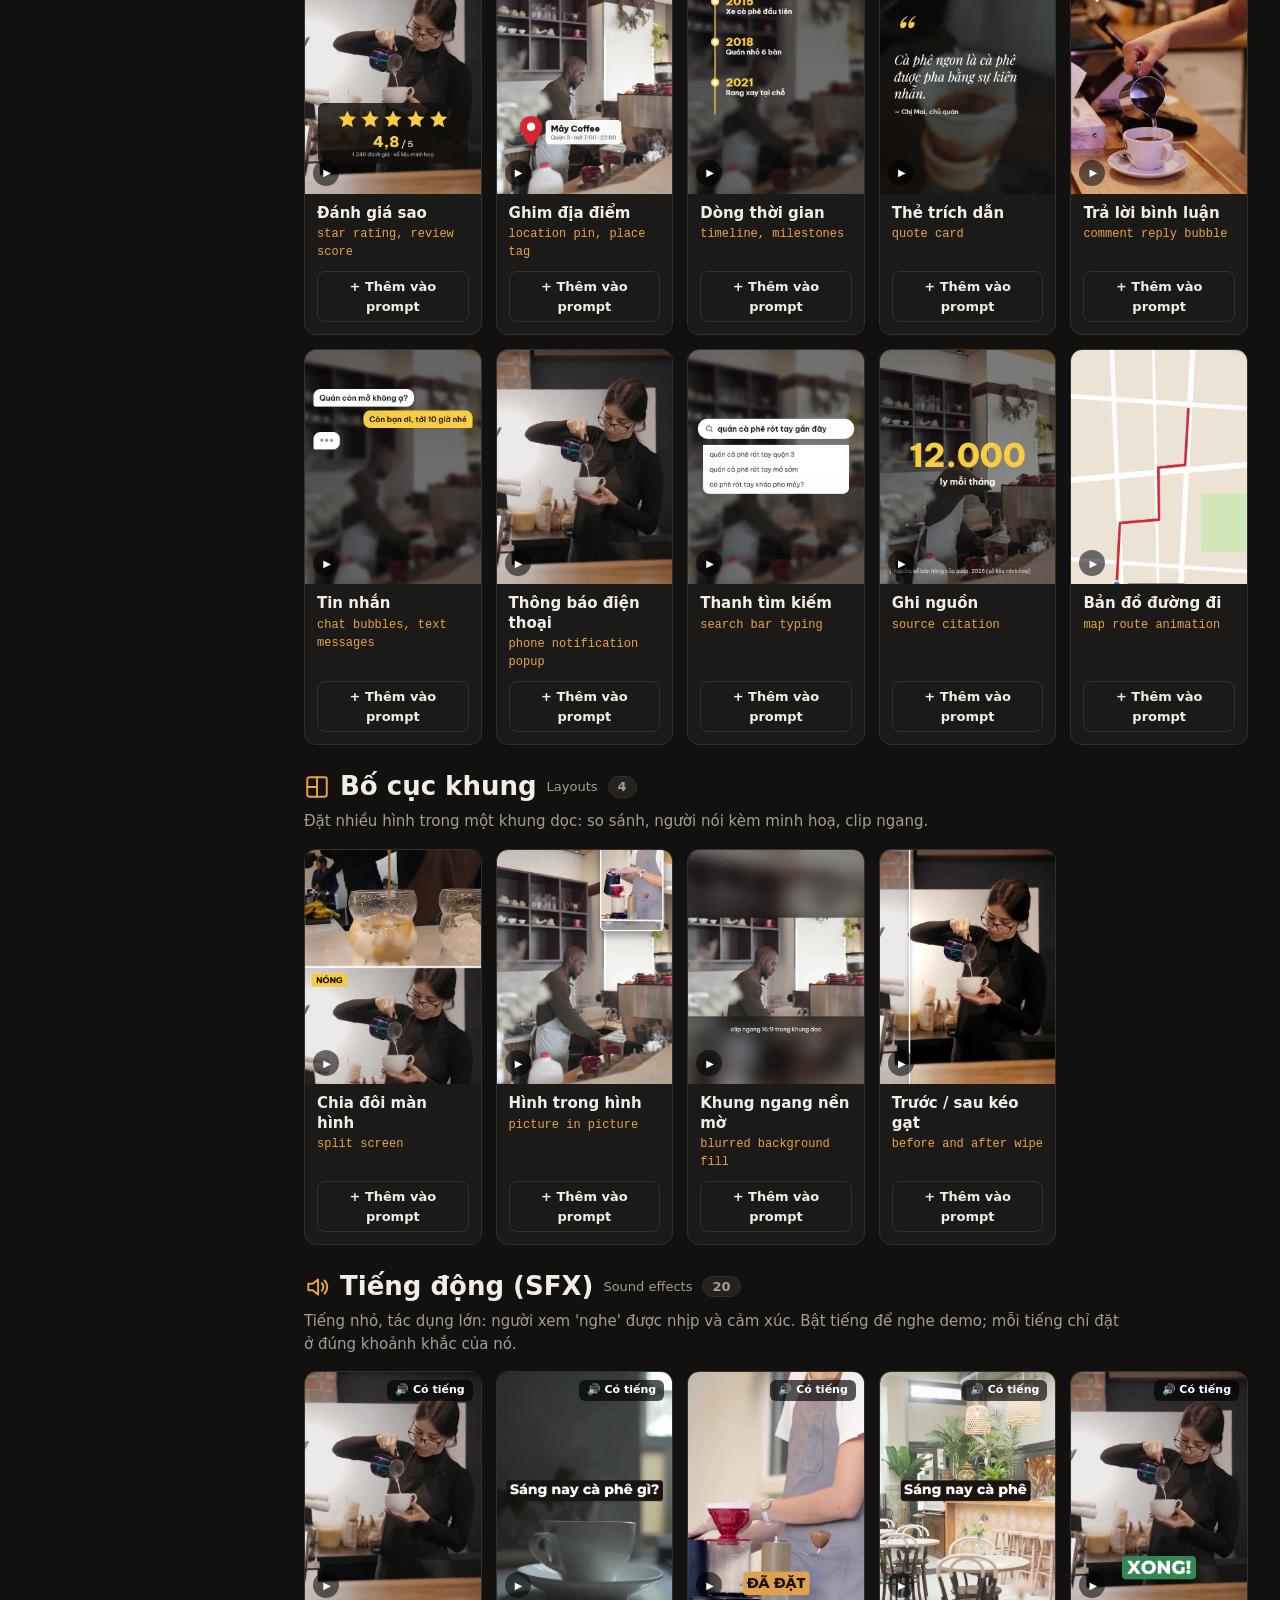
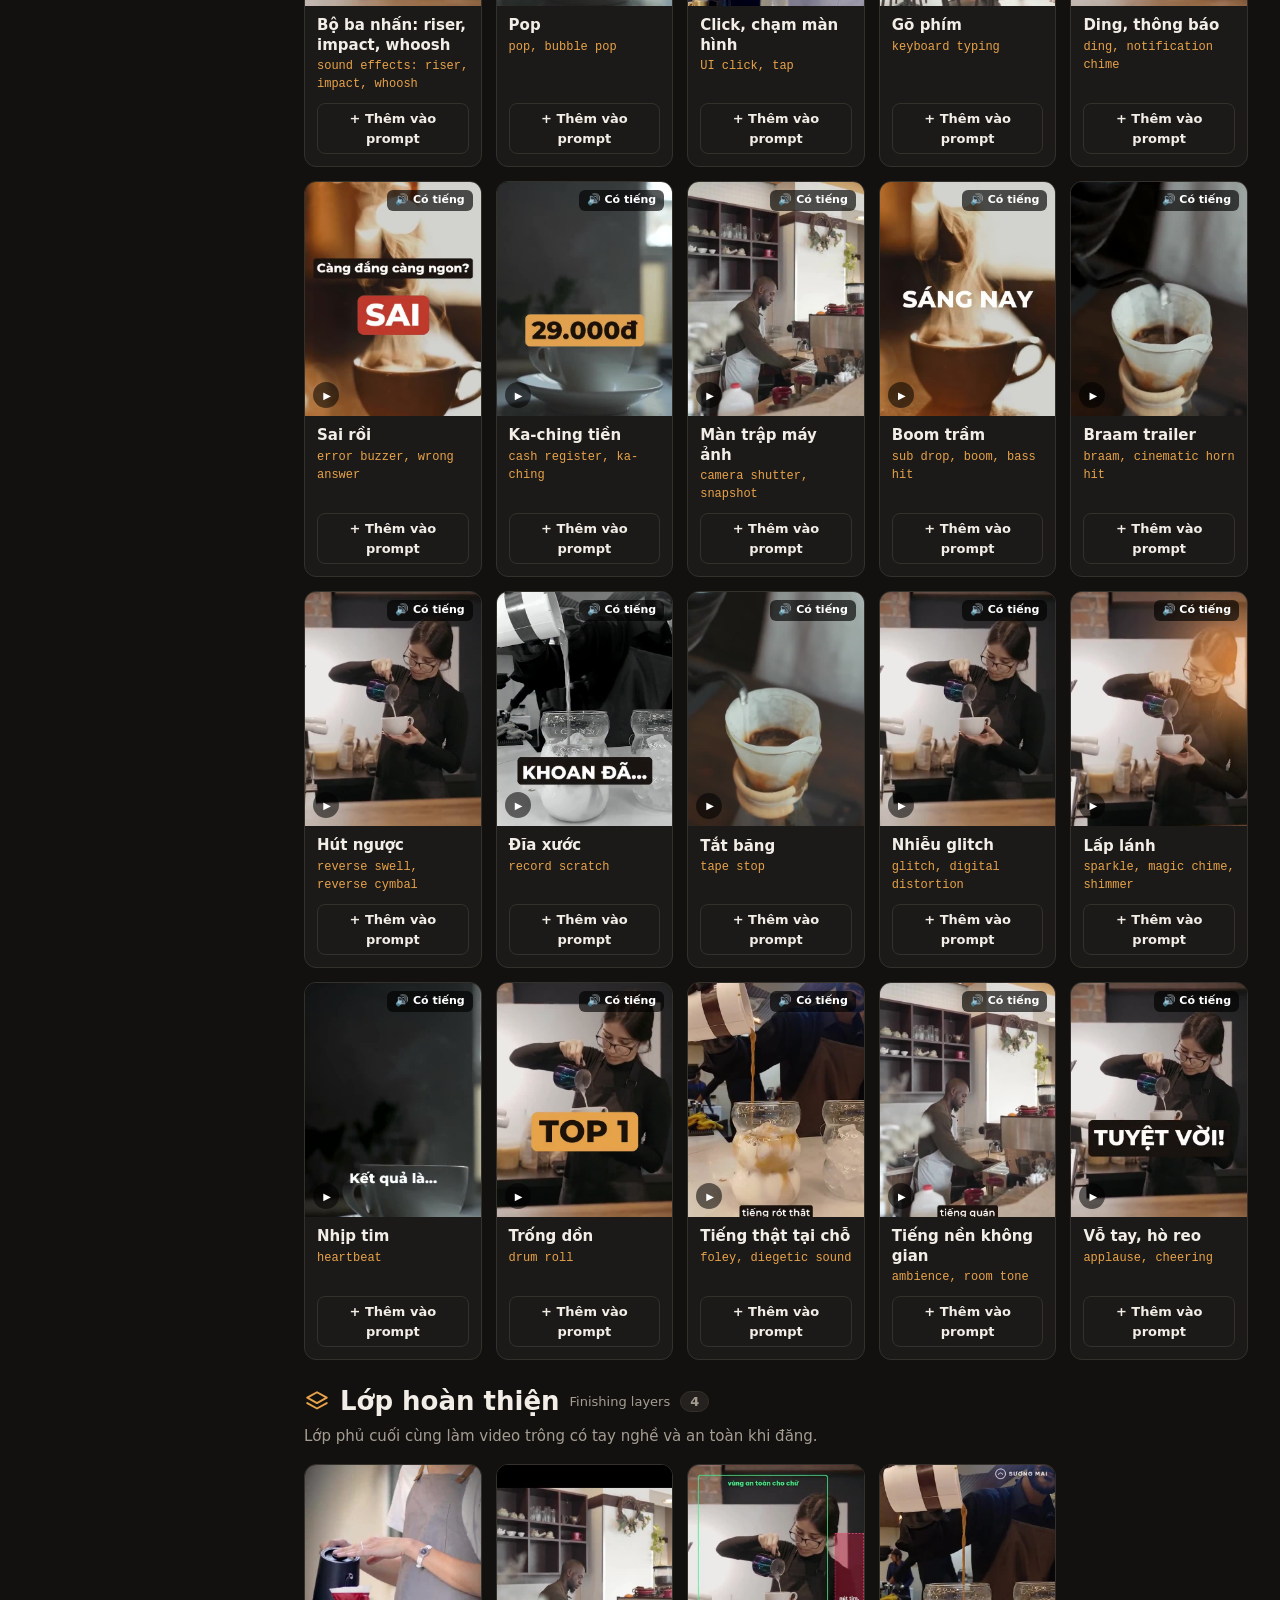
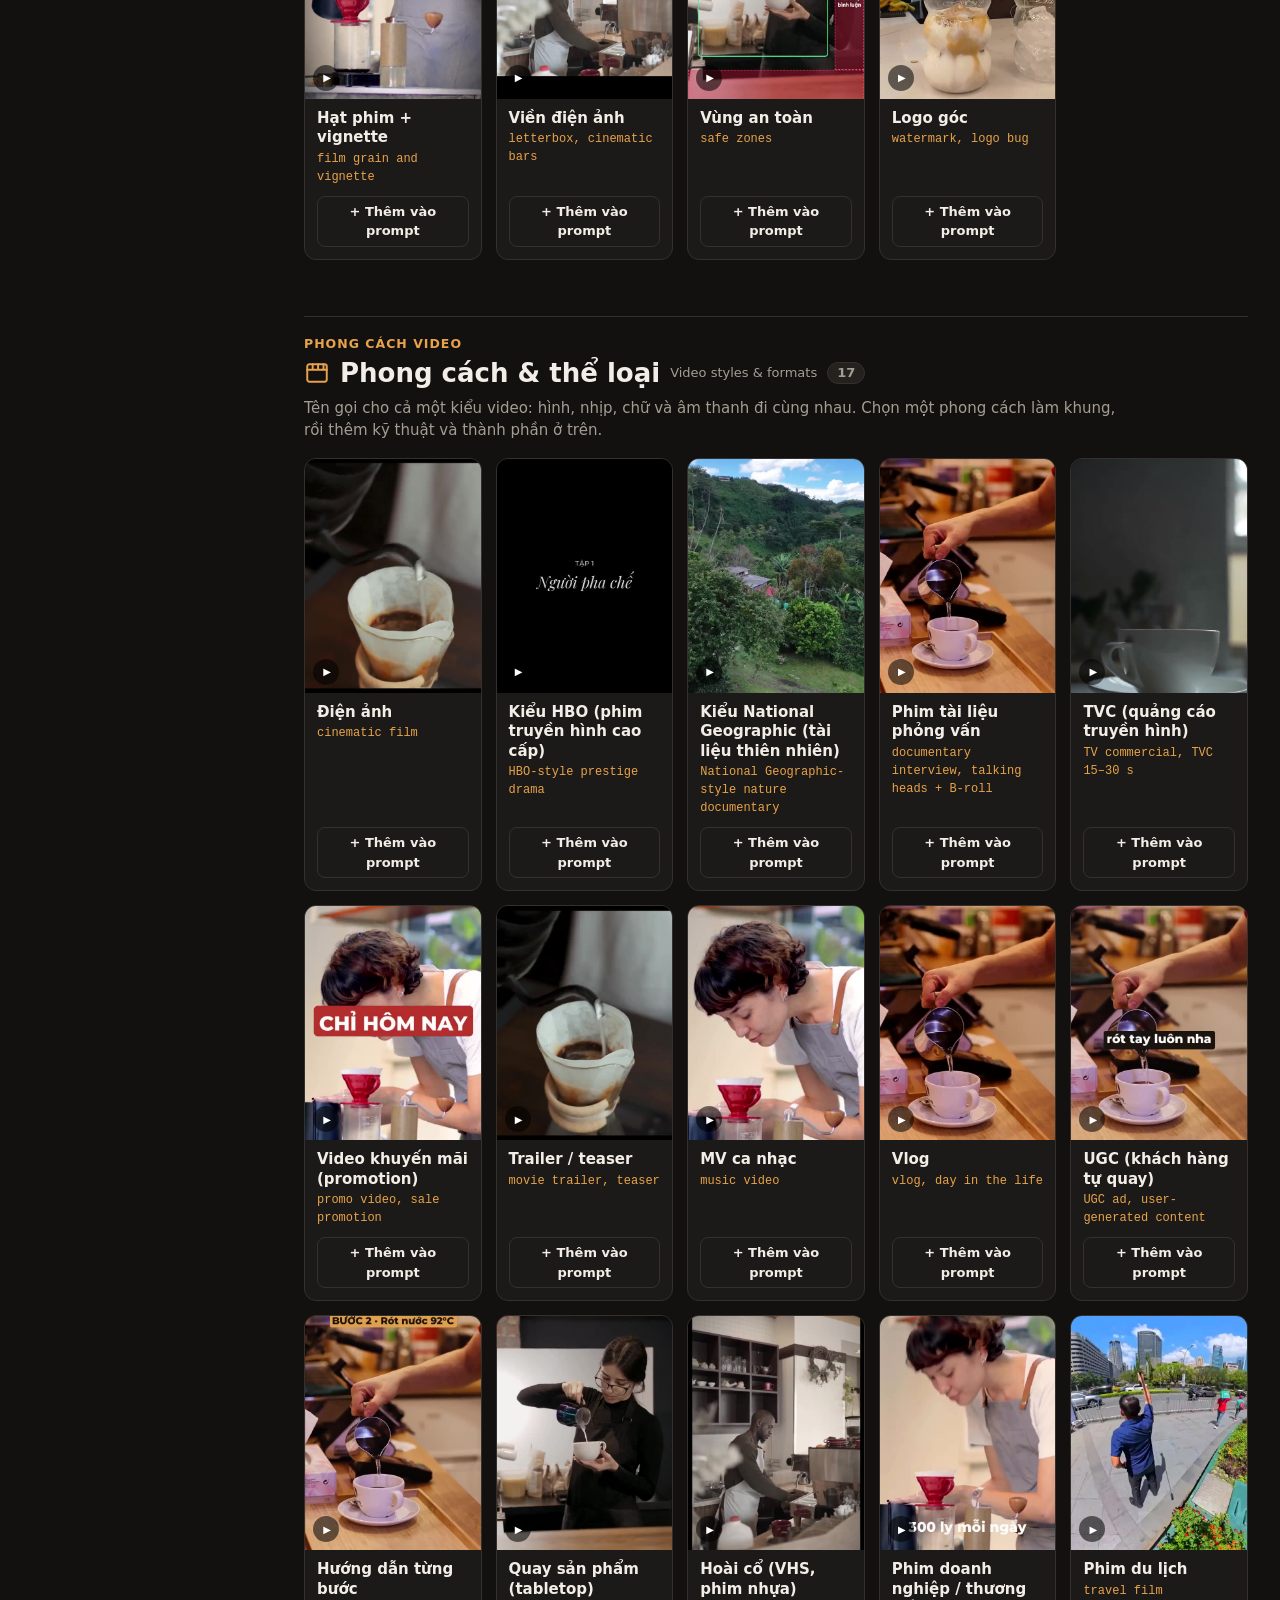
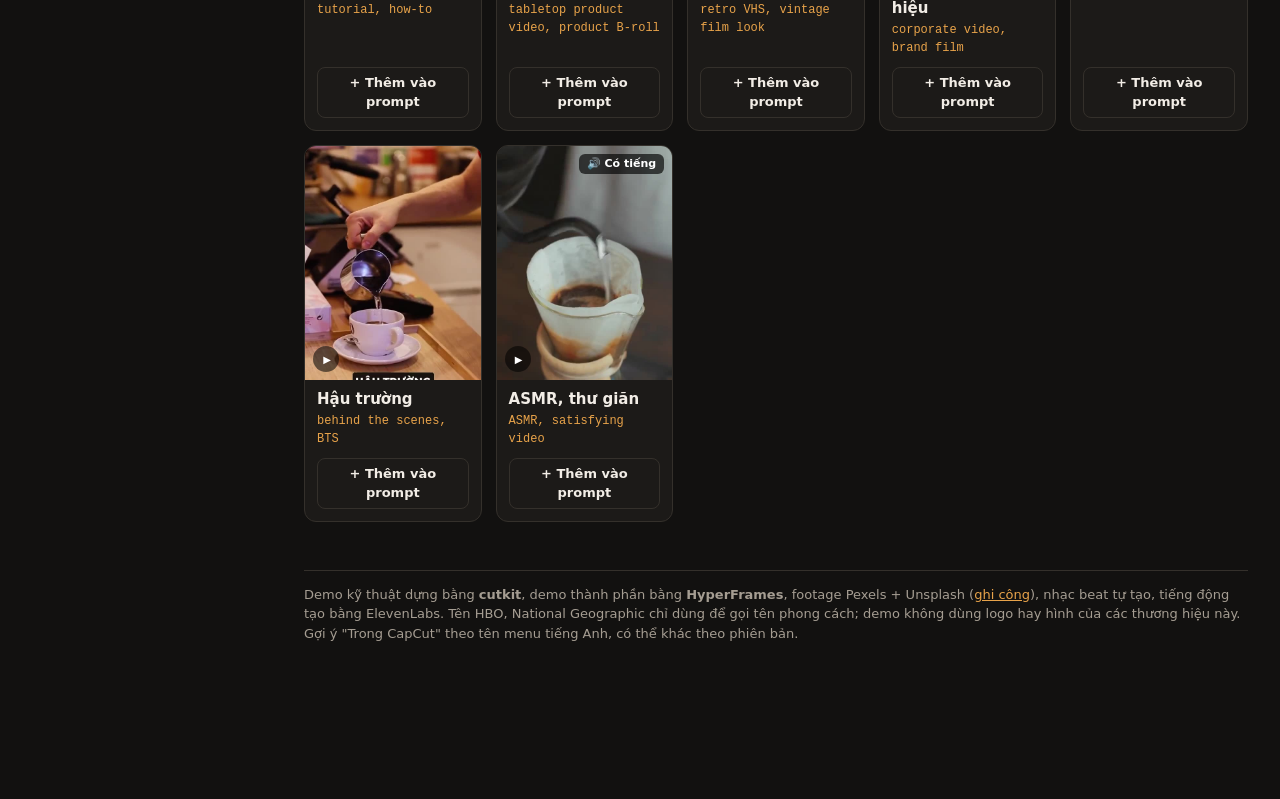
<file: edit-gallery/index.html>
<!doctype html>
<html lang="vi">
<head>
<meta charset="utf-8">
<meta name="viewport" content="width=device-width, initial-scale=1">
<title>Từ điển dựng phim</title>
<meta name="description" content="Từ điển dựng phim: kỹ thuật dựng, chuyển động máy, tông màu, VFX, tiếng động (SFX), thành phần trong video và phong cách video, mỗi thứ một demo và một dòng prompt để chọn.">
<link rel="stylesheet" href="style.css">
</head>
<body>
<div class="app">
  <aside class="side" aria-label="Nhóm">
    <a class="brand" href="#top">
      <svg viewBox="0 0 24 24" aria-hidden="true"><rect x="3" y="9" width="18" height="12" rx="2"/><path d="M3 9l2-5 16 0-2 5M8 4l-1 5M13 4l-1 5M18 4l-1 5"/></svg>
      <span id="title">Từ điển dựng phim</span>
    </a>
    <div class="search">
      <svg viewBox="0 0 24 24" aria-hidden="true"><circle cx="11" cy="11" r="7"/><path d="M20 20l-4-4"/></svg>
      <input id="q" type="search" placeholder="Tìm: flycam, whoosh, HBO, glitch…" aria-label="Tìm kỹ thuật hoặc thành phần">
    </div>
    <nav id="nav" class="nav" aria-label="Nhóm kỹ thuật và thành phần"></nav>
  </aside>

  <div class="main" id="top">
    <header class="top">
      <div>
        <h1>Chọn kỹ thuật, ghép prompt</h1>
        <p id="intro" class="intro"></p>
      </div>
      <button id="sound" class="ghost" aria-pressed="false" title="Bật/tắt tiếng demo">🔇 Tiếng: tắt</button>
    </header>
    <div class="presets"><span class="lbl">Công thức có sẵn</span><div id="presets" class="preset-row"></div></div>

    <main id="sections" aria-live="polite"></main>
    <p id="empty" class="empty" hidden>Không có kỹ thuật nào khớp. Thử từ khác, tiếng Việt hoặc tiếng Anh.</p>

    <footer class="foot">
      Demo kỹ thuật dựng bằng <b>cutkit</b>, demo thành phần bằng <b>HyperFrames</b>, footage Pexels + Unsplash (<a href="CREDITS.md">ghi công</a>), nhạc beat tự tạo, tiếng động tạo bằng ElevenLabs. Tên HBO, National Geographic chỉ dùng để gọi tên phong cách; demo không dùng logo hay hình của các thương hiệu này.
      Gợi ý "Trong CapCut" theo tên menu tiếng Anh, có thể khác theo phiên bản.
    </footer>
  </div>
</div>

<aside id="tray" class="tray" aria-label="Prompt đã ghép">
  <button id="tray-toggle" class="tray-head" aria-expanded="false">
    <span>Prompt của bạn</span><b id="count">0</b><span class="hint">mục đã chọn</span><span class="chev">▴</span>
  </button>
  <div class="tray-body">
    <label class="proj">Tên project <input id="proj" type="text" placeholder="qw2-stock"></label>
    <div id="chips" class="chips"></div>
    <textarea id="out" rows="10" spellcheck="false" aria-label="Prompt ghép sẵn"></textarea>
    <div class="row">
      <button id="copy" class="primary">Chép prompt</button>
      <button id="clear" class="ghost">Bỏ chọn hết</button>
      <span id="copied" class="ok" hidden>Đã chép ✓</span>
    </div>
    <p class="note">Dán vào Claude Code trong thư mục studio. Sửa tự do: thêm "ở giây nào", "cảnh nào" cho từng kỹ thuật.</p>
  </div>
</aside>

<dialog id="dlg" aria-labelledby="d-name">
  <div class="d-media"><video id="d-video" playsinline controls loop preload="none"></video></div>
  <div class="d-body">
    <p class="kicker" id="d-group"></p>
    <h2 id="d-name"></h2>
    <p class="en" id="d-en"></p>
    <dl>
      <dt>Cảm giác</dt><dd id="d-feel"></dd>
      <dt>Dùng khi</dt><dd id="d-use"></dd>
      <dt>Tránh</dt><dd id="d-avoid"></dd>
      <dt>Trong CapCut</dt><dd id="d-capcut"></dd>
      <dt id="d-shoot-l">Khi quay</dt><dd id="d-shoot"></dd>
    </dl>
    <p class="plabel">Dòng prompt</p>
    <pre id="d-prompt"></pre>
    <div class="row">
      <button id="d-pick" class="primary"></button>
      <button id="d-copy" class="ghost">Chép dòng này</button>
      <button id="d-close" class="ghost">Đóng</button>
    </div>
  </div>
</dialog>

<script src="cards.js"></script>
<script src="app.js"></script>
</body>
</html>
</file>
<file: edit-gallery/style.css>
:root {
  --bg: #121110; --panel: #1c1a18; --panel2: #24211e; --line: #34302b; --text: #f2ede6; --mute: #a59d92;
  --accent: #e8a34a; --accent-ink: #1a1208; --ok: #7fd19b; --radius: 12px;
  color-scheme: dark;
}
* { box-sizing: border-box; }
[hidden] { display: none !important; }
html { scroll-behavior: auto; }
body { margin: 0; background: var(--bg); color: var(--text); font: 15px/1.5 "Segoe UI", system-ui, -apple-system, Roboto, sans-serif; }
a { color: var(--accent); }
button { font: inherit; color: inherit; cursor: pointer; }
svg { fill: none; stroke: currentColor; stroke-width: 1.8; stroke-linecap: round; stroke-linejoin: round; }
svg .fill { fill: currentColor; stroke: none; }
.ghost { background: transparent; border: 1px solid var(--line); border-radius: 10px; padding: 8px 14px; }
.ghost:hover { border-color: var(--mute); }
.primary { background: var(--accent); color: var(--accent-ink); border: 0; border-radius: 10px; padding: 9px 16px; font-weight: 700; }
.primary:hover { filter: brightness(1.08); }

/* layout: sidebar + content */
.app { display: grid; grid-template-columns: 272px minmax(0, 1fr); min-height: 100vh; }
.side { position: sticky; top: 0; height: 100vh; overflow-y: auto; border-right: 1px solid var(--line); background: #151311; padding: 18px 14px 24px; }
.brand { display: flex; align-items: center; gap: 10px; color: var(--text); text-decoration: none; font-weight: 700; font-size: 18px; padding: 2px 6px 16px; }
.brand svg { width: 26px; height: 26px; color: var(--accent); flex: none; }
.search { position: relative; margin-bottom: 8px; }
.search svg { position: absolute; left: 11px; top: 50%; width: 17px; height: 17px; transform: translateY(-50%); color: var(--mute); }
#q { width: 100%; background: var(--panel); border: 1px solid var(--line); color: var(--text); border-radius: 10px; padding: 9px 12px 9px 36px; font: inherit; font-size: 14px; }
#q:focus { outline: 2px solid var(--accent); outline-offset: 1px; }

.nav-h { margin: 18px 8px 6px; font-size: 12px; font-weight: 700; color: var(--accent); text-transform: uppercase; letter-spacing: .07em; }
.nav-g { position: relative; width: 100%; display: flex; align-items: center; gap: 11px; background: none; border: 0; border-radius: 9px; padding: 8px 10px; text-align: left; color: #d9d2c8; }
.nav-g svg { width: 19px; height: 19px; flex: none; color: var(--mute); }
.nav-g .nm { flex: 1; }
.nav-g .n { color: var(--mute); font-size: 13px; font-variant-numeric: tabular-nums; }
.nav-g:hover { background: var(--panel); }
.nav-g[aria-current="true"] { background: var(--panel2); color: var(--accent); font-weight: 600; }
.nav-g[aria-current="true"] svg { color: var(--accent); }
.nav-g[aria-current="true"]::before { content: ""; position: absolute; left: -14px; top: 6px; bottom: 6px; width: 3px; border-radius: 0 3px 3px 0; background: var(--accent); }
.nav-g.none { opacity: .4; }

.main { padding: 26px 32px 120px; min-width: 0; }
.top { display: flex; gap: 16px; align-items: flex-start; justify-content: space-between; }
h1 { margin: 0 0 4px; font-size: clamp(22px, 2.6vw, 30px); letter-spacing: -0.01em; }
.intro { margin: 0; color: var(--mute); max-width: 760px; }
#sound { flex: none; }
.presets { display: flex; gap: 10px; align-items: center; margin: 18px 0 6px; }
.presets .lbl { flex: none; color: var(--mute); font-size: 13px; }
.preset-row { display: flex; gap: 8px; overflow-x: auto; padding-bottom: 4px; scrollbar-width: thin; }
.preset { flex: none; background: var(--panel); border: 1px solid var(--line); border-radius: 999px; padding: 5px 14px; font-size: 13.5px; }
.preset small { display: none; }
.preset:hover { border-color: var(--accent); color: var(--accent); }

/* one block per group */
.sec-band { margin: 34px 0 0; padding-top: 18px; border-top: 1px solid var(--line); color: var(--accent); font-size: 12.5px; font-weight: 700; text-transform: uppercase; letter-spacing: .08em; }
.grp:first-child .sec-band { margin-top: 10px; border-top: 0; padding-top: 0; }
.grp { padding-top: 22px; scroll-margin-top: 0; }
.grp-head h2 { display: flex; align-items: center; flex-wrap: wrap; gap: 4px 10px; margin: 0; font-size: clamp(21px, 2.2vw, 26px); }
.grp-head h2 small { color: var(--mute); font-size: 13px; font-weight: 400; }
.grp-head h2 .n { background: var(--panel2); border: 1px solid var(--line); border-radius: 999px; padding: 0 9px; font-size: 13px; font-weight: 600; color: var(--mute); }
.ic svg { display: block; width: 26px; height: 26px; color: var(--accent); }
.lead { margin: 4px 0 0; color: var(--mute); max-width: 820px; }
.filt { display: flex; gap: 8px; flex-wrap: wrap; margin-top: 12px; }
.filt button { background: var(--panel); border: 1px solid var(--line); border-radius: 999px; padding: 4px 14px; font-size: 13.5px; }
.filt button span { color: var(--mute); margin-left: 2px; }
.filt button[aria-pressed="true"] { background: var(--accent); border-color: var(--accent); color: var(--accent-ink); font-weight: 600; }
.filt button[aria-pressed="true"] span { color: var(--accent-ink); }

.grid { display: grid; grid-template-columns: repeat(auto-fill, minmax(156px, 1fr)); gap: 14px; margin-top: 16px; }
.card { background: var(--panel); border: 1px solid var(--line); border-radius: var(--radius); overflow: hidden; display: flex; flex-direction: column; transition: border-color .15s; }
.card:hover { border-color: #5a5248; }
.card.on { border-color: var(--accent); box-shadow: 0 0 0 1px var(--accent) inset; }
.media { position: relative; display: block; width: 100%; padding: 0; border: 0; background: #000; aspect-ratio: 3 / 4; overflow: hidden; }
.media video { width: 100%; height: 100%; object-fit: cover; display: block; }
.media .play { position: absolute; left: 8px; bottom: 8px; width: 26px; height: 26px; border-radius: 50%; background: rgba(0,0,0,.55); color: #fff; font-size: 10px; display: grid; place-items: center; padding-left: 2px; transition: opacity .15s; }
.card.playing .play { opacity: 0; }
.media .tag { position: absolute; right: 8px; top: 8px; border-radius: 6px; padding: 2px 8px; font-size: 11px; }
.media .tag.need { background: rgba(232,163,74,.95); color: var(--accent-ink); font-weight: 600; }
.media .tag.aud { background: rgba(0,0,0,.65); color: #fff; font-weight: 600; }
.body { padding: 10px 12px 12px; display: flex; flex-direction: column; gap: 2px; flex: 1; }
.body h3 { margin: 0; font-size: 15px; line-height: 1.3; }
.en { margin: 0; color: var(--accent); font-size: 12px; font-family: ui-monospace, Consolas, monospace; }
.body .en { margin-bottom: 8px; }
.pick { width: 100%; margin-top: auto; background: transparent; border: 1px solid var(--line); border-radius: 8px; padding: 5px 6px; font-size: 13px; font-weight: 600; }
.pick:hover { border-color: var(--accent); color: var(--accent); }
.card.on .pick { background: var(--accent); color: var(--accent-ink); border-color: var(--accent); }
.empty { color: var(--mute); text-align: center; padding: 40px 0; }
.foot { color: var(--mute); font-size: 13px; border-top: 1px solid var(--line); padding-top: 14px; margin-top: 48px; }

/* prompt tray */
.tray { position: fixed; right: 16px; bottom: 16px; width: min(460px, calc(100vw - 32px)); background: var(--panel2); border: 1px solid var(--line); border-radius: 14px; box-shadow: 0 12px 40px rgba(0,0,0,.5); z-index: 5; }
.tray.has { border-color: var(--accent); }
.tray-head { width: 100%; display: flex; gap: 8px; align-items: center; background: none; border: 0; padding: 12px 16px; text-align: left; }
.tray-head b { background: var(--accent); color: var(--accent-ink); border-radius: 999px; min-width: 24px; text-align: center; padding: 0 7px; }
.tray-head .hint { color: var(--mute); font-size: 13px; flex: 1; }
.tray-head .chev { transition: transform .2s; }
.tray.open .chev { transform: rotate(180deg); }
.tray-body { display: none; padding: 0 16px 14px; }
.tray.open .tray-body { display: block; }
.proj { display: flex; gap: 8px; align-items: center; color: var(--mute); font-size: 13px; margin-bottom: 8px; }
.proj input { flex: 1; min-width: 0; background: var(--panel); border: 1px solid var(--line); color: var(--text); border-radius: 8px; padding: 6px 10px; font: inherit; }
.chips { display: flex; flex-wrap: wrap; gap: 6px; margin-bottom: 8px; }
.chip { background: var(--panel); border: 1px solid var(--line); border-radius: 999px; padding: 2px 10px; font-size: 12.5px; }
.chip:hover { border-color: #c96; }
#out { width: 100%; background: #0f0e0d; color: var(--text); border: 1px solid var(--line); border-radius: 10px; padding: 10px; font: 12.5px/1.5 ui-monospace, Consolas, monospace; resize: vertical; max-height: 45vh; }
.row { display: flex; gap: 8px; align-items: center; margin-top: 10px; flex-wrap: wrap; }
.ok { color: var(--ok); font-size: 13px; }
.note { color: var(--mute); font-size: 12.5px; margin: 8px 0 0; }

/* detail dialog */
dialog { border: 1px solid var(--line); border-radius: 16px; background: var(--panel); color: var(--text); padding: 0; width: min(860px, calc(100vw - 32px)); max-height: calc(100vh - 32px); }
dialog::backdrop { background: rgba(0,0,0,.7); }
dialog[open] { display: grid; grid-template-columns: minmax(200px, 300px) 1fr; }
.d-media { background: #000; }
.d-media video { width: 100%; height: 100%; max-height: calc(100vh - 32px); object-fit: contain; display: block; }
.d-body { padding: 20px 22px; overflow: auto; }
.kicker { margin: 0; color: var(--mute); font-size: 12px; text-transform: uppercase; letter-spacing: .08em; }
.d-body h2 { margin: 4px 0 2px; }
dl { display: grid; grid-template-columns: auto 1fr; gap: 6px 14px; margin: 14px 0; }
dt { color: var(--mute); font-size: 13px; }
dd { margin: 0; }
.plabel { margin: 0 0 4px; color: var(--mute); font-size: 13px; }
pre { white-space: pre-wrap; background: #0f0e0d; border: 1px solid var(--line); border-radius: 10px; padding: 10px 12px; margin: 0; font: 13px/1.5 ui-monospace, Consolas, monospace; }

/* tablet and phone: the sidebar becomes a sticky bar with the search and a row of group chips */
@media (max-width: 960px) {
  .app { display: block; }
  .side { position: sticky; top: 0; z-index: 4; height: auto; overflow: visible; border-right: 0; border-bottom: 1px solid var(--line); padding: 10px 16px 0; background: rgba(18,17,16,.96); backdrop-filter: blur(6px); }
  .brand { display: none; }
  .search { margin-bottom: 8px; }
  .nav { display: flex; gap: 6px; overflow-x: auto; padding-bottom: 10px; scrollbar-width: none; }
  .nav::-webkit-scrollbar { display: none; }
  .nav-h { display: none; }
  .nav-g { flex: none; width: auto; gap: 7px; padding: 6px 12px; border: 1px solid var(--line); border-radius: 999px; background: var(--panel); white-space: nowrap; font-size: 14px; }
  .nav-g svg { width: 16px; height: 16px; }
  .nav-g[aria-current="true"] { border-color: var(--accent); }
  .nav-g[aria-current="true"]::before { display: none; }
  .main { padding: 20px 16px 110px; }
  .grp { scroll-margin-top: 112px; }
}
@media (max-width: 640px) {
  .top { flex-direction: column; gap: 10px; }
  .presets { flex-direction: column; align-items: flex-start; gap: 6px; }
  .preset-row { max-width: 100%; scrollbar-width: none; }
  .grid { grid-template-columns: repeat(2, minmax(0, 1fr)); gap: 10px; }
  .body { padding: 9px 10px 10px; }
  dialog[open] { grid-template-columns: 1fr; }
  .d-media video { max-height: 50vh; }
  .tray { right: 8px; left: 8px; bottom: 8px; width: auto; }
}
@media (prefers-reduced-motion: reduce) { .card, .tray-head .chev, .media .play { transition: none; } }
</file>
